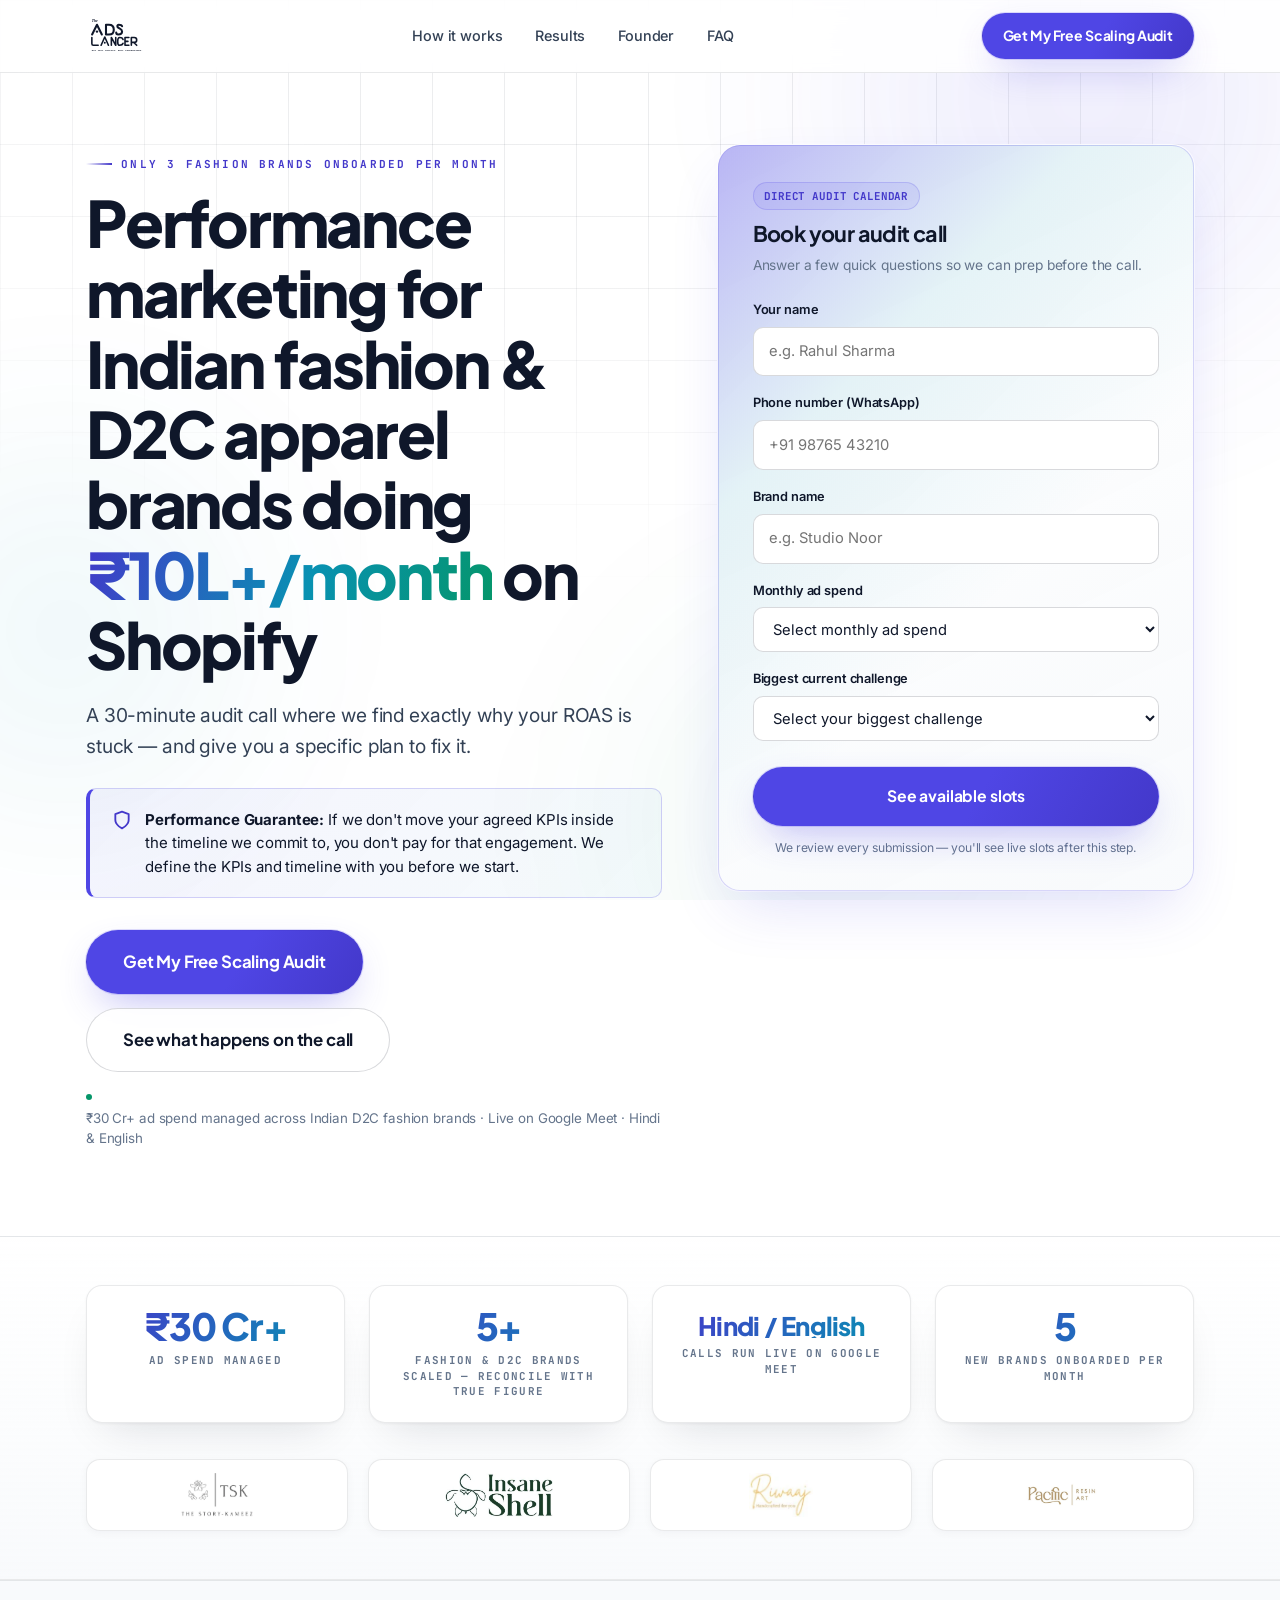
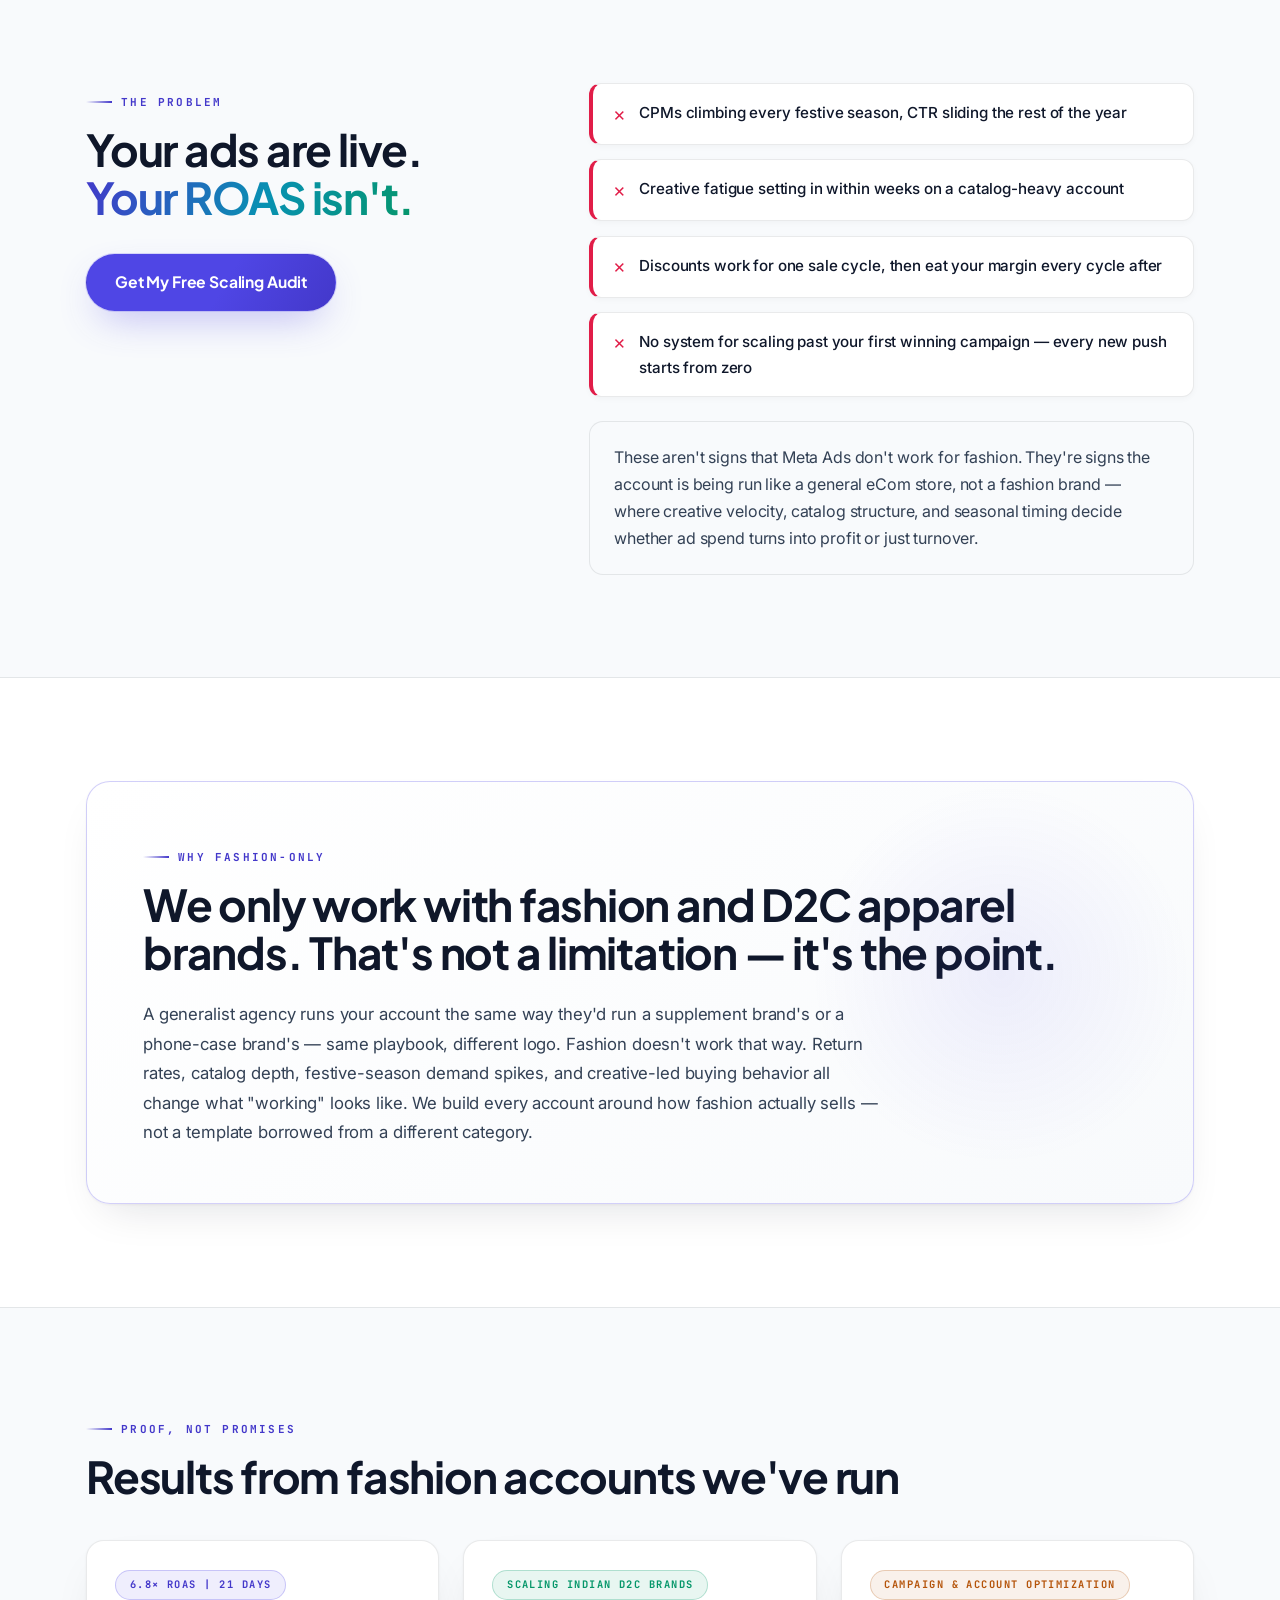
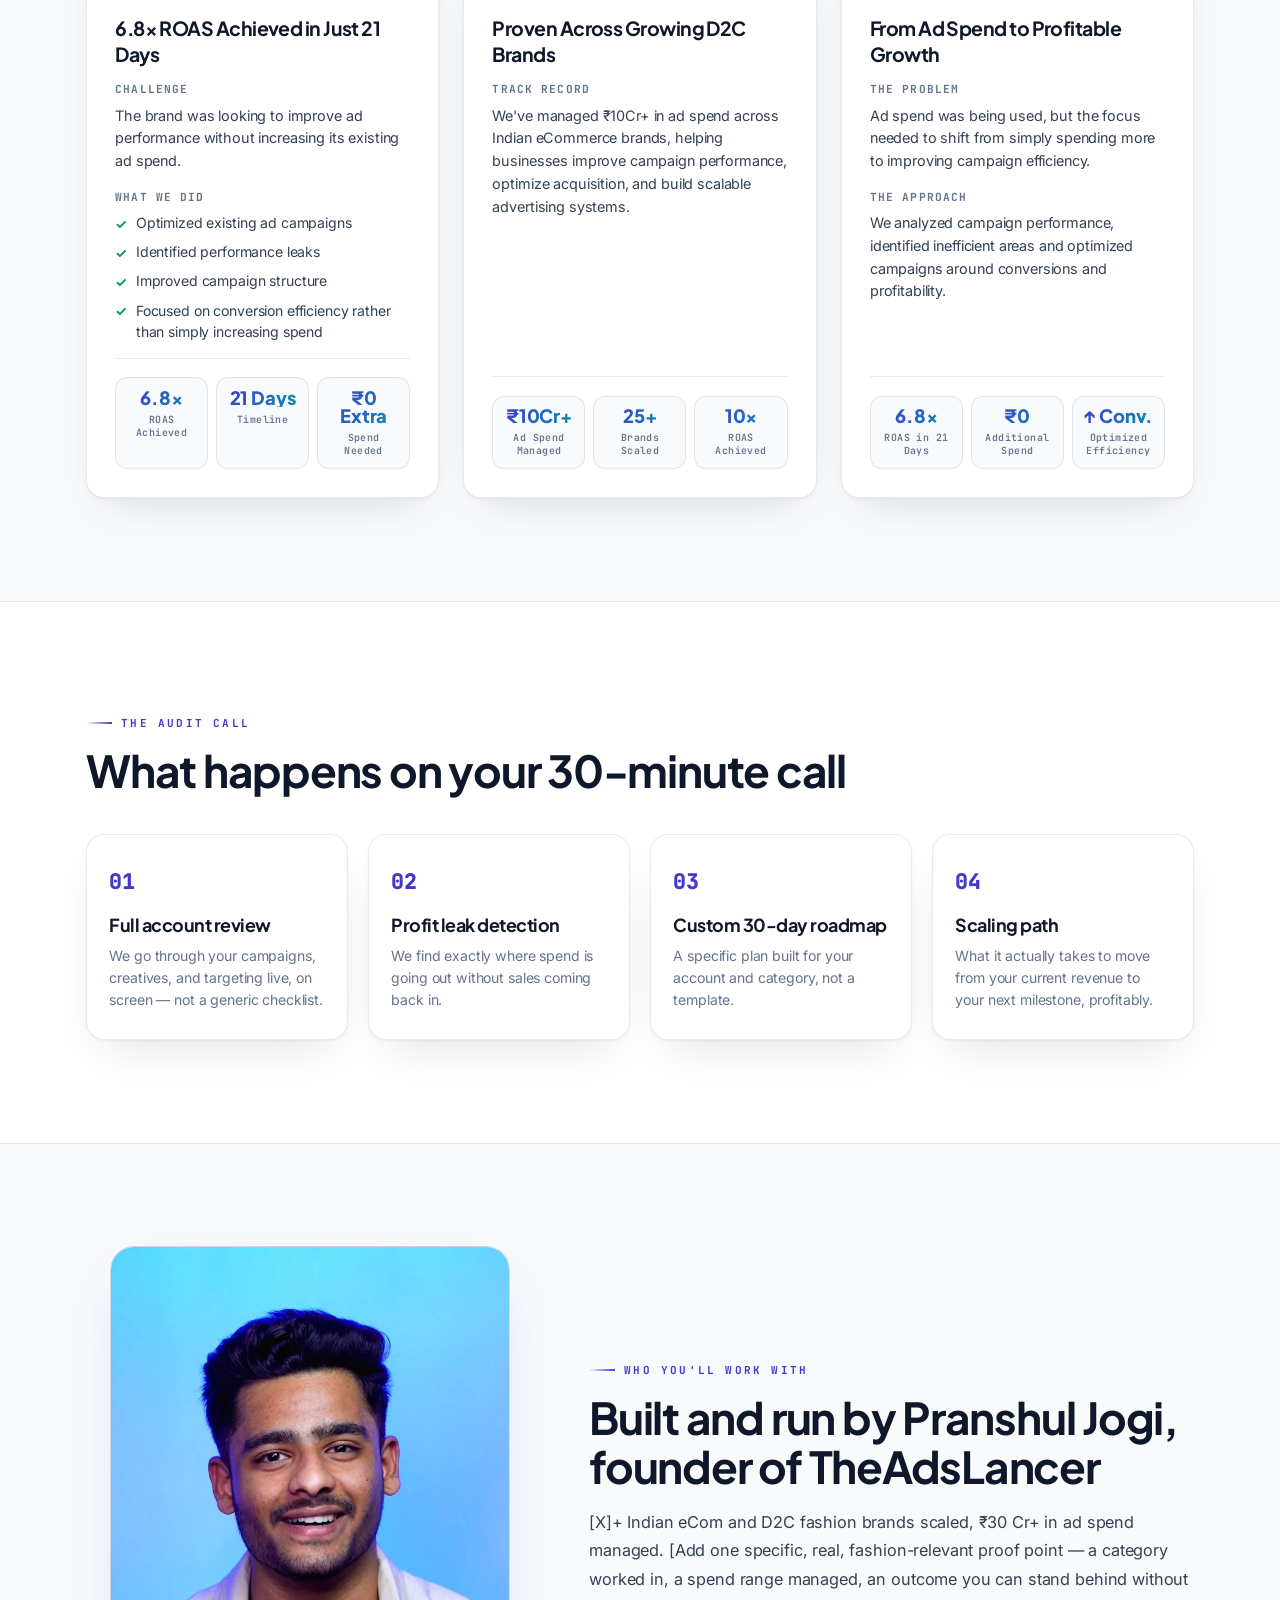
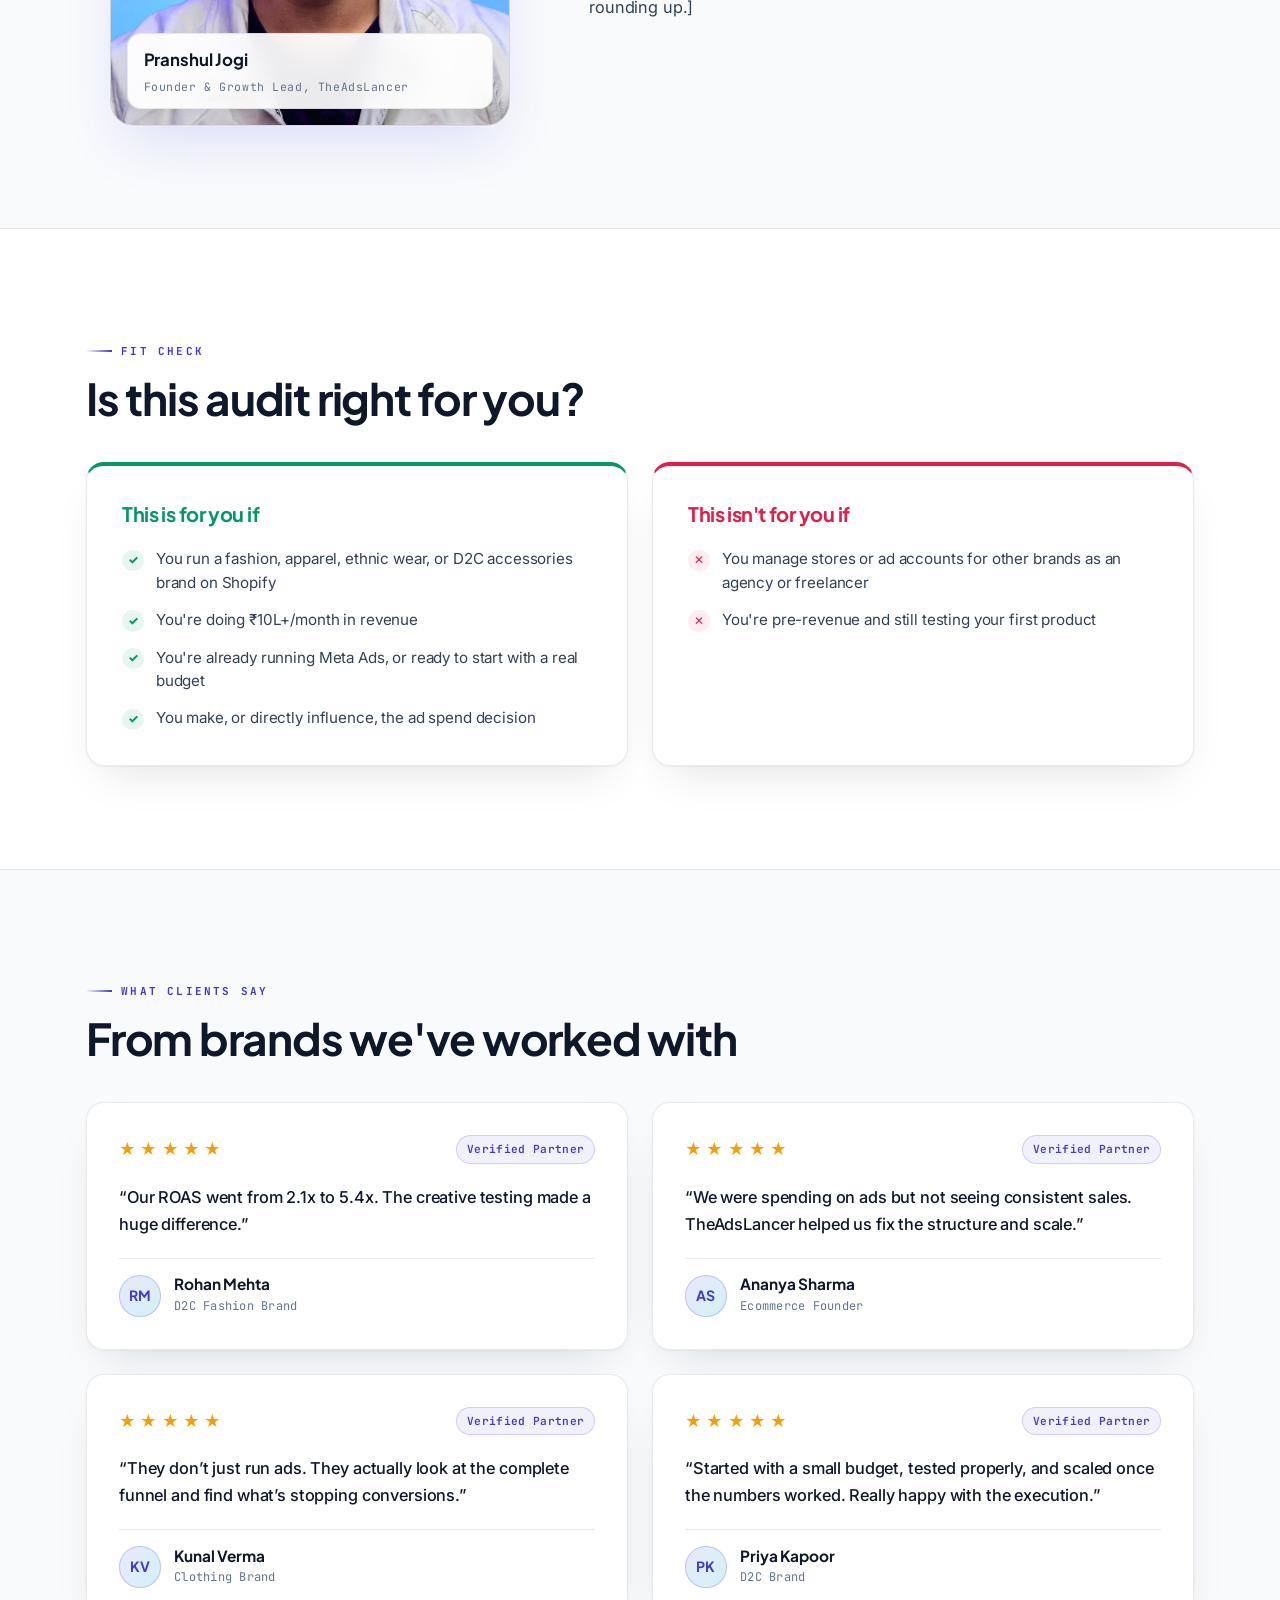
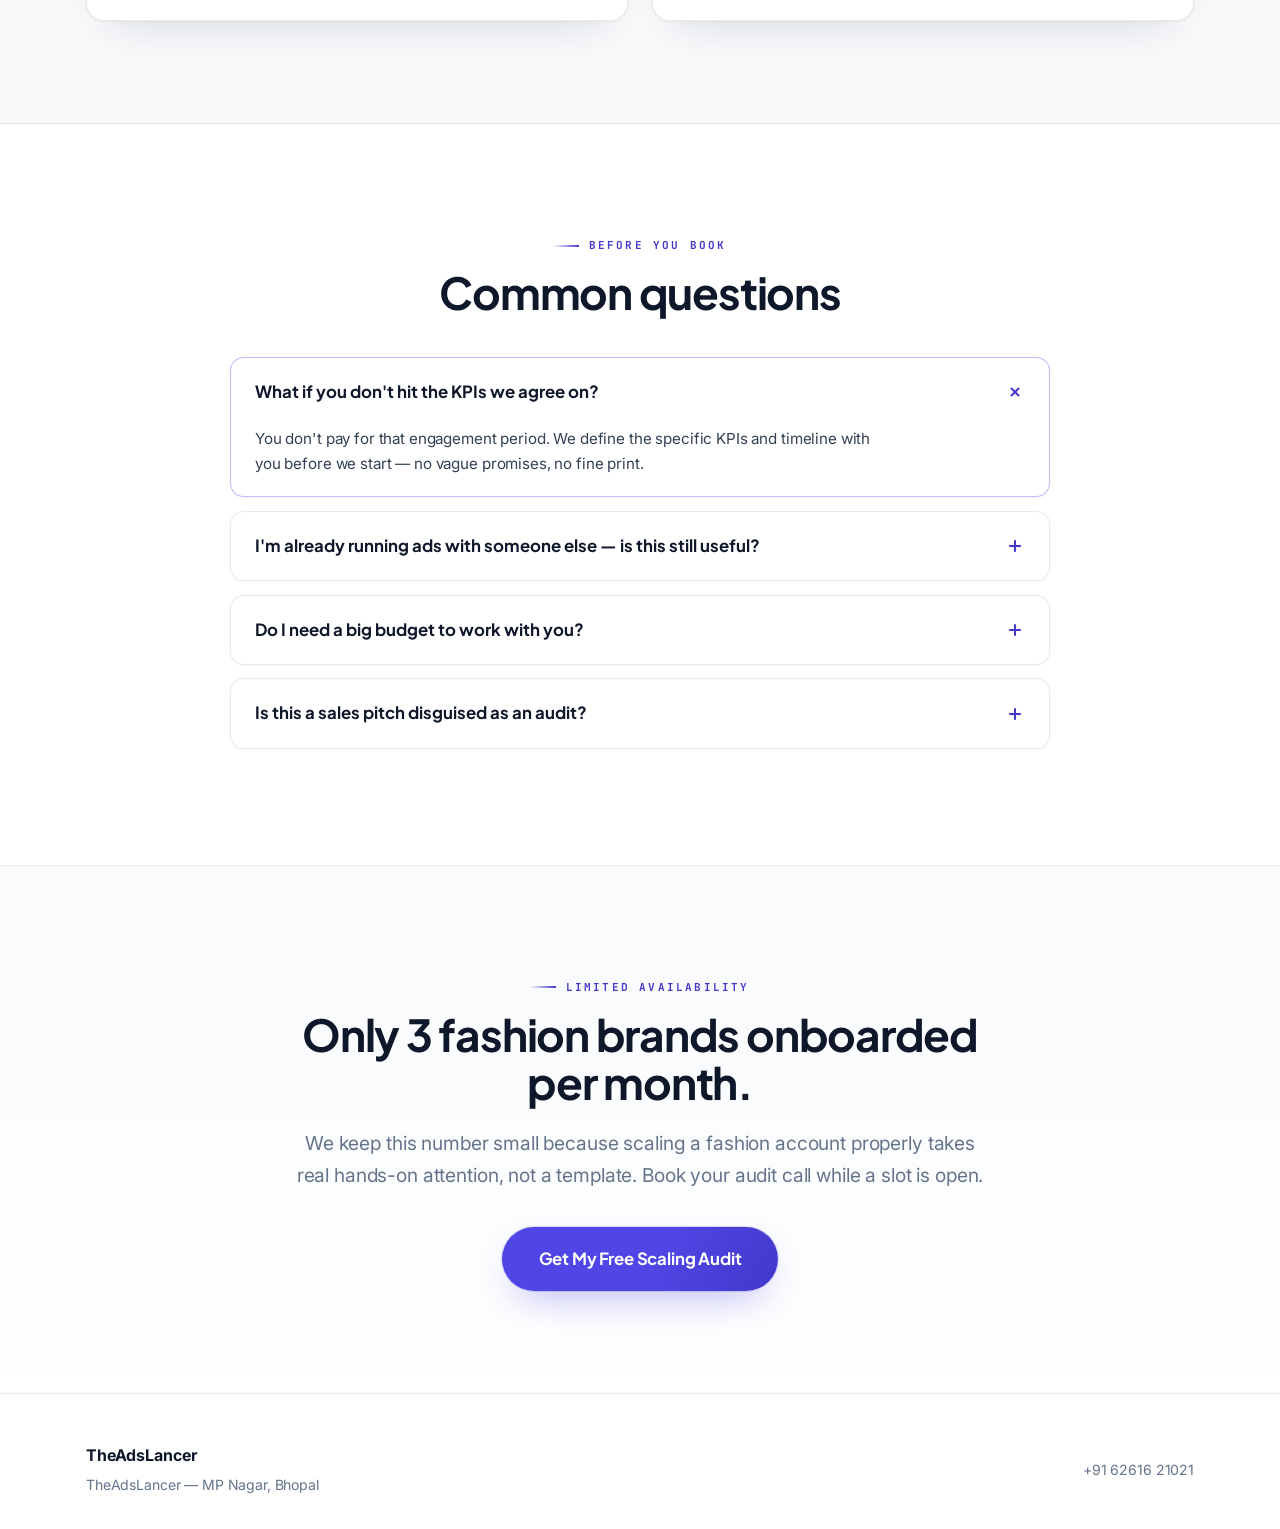
<file: index.html>
<!DOCTYPE html>
<html lang="en">
<head>
  <meta charset="UTF-8">
  <meta name="viewport" content="width=device-width, initial-scale=1.0">
  <title>TheAdsLancer — Performance Marketing for Fashion &amp; D2C Apparel Brands</title>
  <meta name="description" content="Performance marketing for Indian fashion &amp; D2C apparel brands doing ₹10L+/month on Shopify. Get your free 30-minute scaling audit.">
  
  <!-- Favicon -->
  <link rel="icon" type="image/svg+xml" href="favicon.svg">
  
  <!-- Google Fonts: Plus Jakarta Sans, Inter & JetBrains Mono -->
  <link rel="preconnect" href="https://fonts.googleapis.com">
  <link rel="preconnect" href="https://fonts.gstatic.com" crossorigin>
  <link href="https://fonts.googleapis.com/css2?family=Inter:wght@400;500;600;700&family=JetBrains+Mono:wght@500;600;700&family=Plus+Jakarta+Sans:wght@500;600;700;800&display=swap" rel="stylesheet">

  <!-- External Stylesheet -->
  <link rel="stylesheet" href="style.css">

  <!-- Meta Pixel Code -->
  <script>
  !function(f,b,e,v,n,t,s)
  {if(f.fbq)return;n=f.fbq=function(){n.callMethod?
  n.callMethod.apply(n,arguments):n.queue.push(arguments)};
  if(!f._fbq)f._fbq=n;n.push=n;n.loaded=!0;n.version='2.0';
  n.queue=[];t=b.createElement(e);t.async=!0;
  t.src=v;s=b.getElementsByTagName(e)[0];
  s.parentNode.insertBefore(t,s)}(window, document,'script',
  'https://connect.facebook.net/en_US/fbevents.js');
  fbq('init', '749538954568409');
  fbq('track', 'PageView');
  </script>
  <noscript><img height="1" width="1" style="display:none"
  src="https://www.facebook.com/tr?id=749538954568409&ev=PageView&noscript=1"
  /></noscript>
  <!-- End Meta Pixel Code -->
</head>
<body>

<!-- Ambient Orbs & Grid Background -->
<div class="aurora" aria-hidden="true"><span></span><span></span><span></span></div>
<div class="grid-bg" aria-hidden="true"></div>

<!-- ================= SITE HEADER ================= -->
<header class="site-header">
  <div class="container nav-flex">
    <a href="#top" class="brand-logo" aria-label="TheAdsLancer Home">
      <img src="logo.svg" alt="TheAdsLancer" class="brand-logo-img">
    </a>
    
    <nav class="nav-links" aria-label="Primary">
      <a href="#process" class="nav-link">How it works</a>
      <a href="#proof" class="nav-link">Results</a>
      <a href="#founder" class="nav-link">Founder</a>
      <a href="#faq" class="nav-link">FAQ</a>
    </nav>
    
    <div style="display:flex;align-items:center;gap:0.75rem;">
      <a href="#book" class="btn btn-accent btn-md nav-cta">Get My Free Scaling Audit</a>
      <button type="button" id="mobile-toggle" class="mobile-toggle" aria-label="Open navigation menu" aria-expanded="false" aria-controls="mobile-drawer">
        <svg width="20" height="20" viewBox="0 0 24 24" fill="none" stroke="currentColor" stroke-width="2.2" stroke-linecap="round"><line x1="4" x2="20" y1="6" y2="6"/><line x1="4" x2="20" y1="12" y2="12"/><line x1="4" x2="20" y1="18" y2="18"/></svg>
      </button>
    </div>
  </div>

  <!-- Mobile Drawer -->
  <div id="mobile-drawer" class="mobile-drawer">
    <div class="container">
      <ul class="mobile-nav-list">
        <li><a href="#process" class="nav-link mobile-link">How it works</a></li>
        <li><a href="#proof" class="nav-link mobile-link">Results</a></li>
        <li><a href="#founder" class="nav-link mobile-link">Founder</a></li>
        <li><a href="#faq" class="nav-link mobile-link">FAQ</a></li>
        <li style="margin-top:0.5rem;">
          <a href="#book" class="btn btn-accent btn-md mobile-link" style="width:100%;">Get My Free Scaling Audit</a>
        </li>
      </ul>
    </div>
  </div>
</header>

<main id="top">

  <!-- ================= HERO ================= -->
  <section class="hero">
    <div class="container hero-grid">
      <div class="reveal">
        <span class="eyebrow">Only 3 fashion brands onboarded per month</span>
        <h1>Performance marketing for Indian fashion &amp; D2C apparel brands doing <span class="gradient-text">₹10L+/month</span> on Shopify</h1>
        <p class="lede">A 30-minute audit call where we find exactly why your ROAS is stuck — and give you a specific plan to fix it.</p>

        <div class="guarantee-box">
          <svg class="guarantee-icon" width="20" height="20" viewBox="0 0 24 24" fill="none" stroke="currentColor" stroke-width="2.2" stroke-linecap="round" stroke-linejoin="round"><path d="M12 22s8-4 8-10V5l-8-3-8 3v7c0 6 8 10 8 10z"/></svg>
          <div>
            <strong>Performance Guarantee:</strong> If we don't move your agreed KPIs inside the timeline we commit to, you don't pay for that engagement. We define the KPIs and timeline with you before we start.
          </div>
        </div>

        <div class="hero-actions">
          <a href="#book" class="btn btn-accent btn-xl">Get My Free Scaling Audit</a>
          <a href="#process" class="btn btn-ghost btn-xl">See what happens on the call</a>
        </div>

        <div class="micro-trust">
          <span class="micro-trust-dot"></span>
          <span>₹30 Cr+ ad spend managed across Indian D2C fashion brands · Live on Google Meet · Hindi &amp; English</span>
        </div>
      </div>

      <!-- Integrated Hero Booking Card -->
      <!-- Integrated Hero Booking Card -->
      <div class="booking-card reveal" id="book">
        <span class="booking-card-badge">DIRECT AUDIT CALENDAR</span>
        <h3>Book your audit call</h3>
        <p class="sub">Answer a few quick questions so we can prep before the call.</p>

        <form id="audit-form" action="thankyou.html" method="GET">
          <div class="form-group">
            <label for="user-name">Your name</label>
            <input type="text" id="user-name" name="name" placeholder="e.g. Rahul Sharma" required>
          </div>

          <div class="form-group">
            <label for="user-phone">Phone number (WhatsApp)</label>
            <input type="tel" id="user-phone" name="phone" placeholder="+91 98765 43210" required>
          </div>

          <div class="form-group">
            <label for="brand-name">Brand name</label>
            <input type="text" id="brand-name" name="brand" placeholder="e.g. Studio Noor" required>
          </div>

          <div class="form-group">
            <label for="monthly-spend">Monthly ad spend</label>
            <select id="monthly-spend" name="spend" required>
              <option value="" disabled selected>Select monthly ad spend</option>
              <option value="Under ₹3L/month">Under ₹3L/month</option>
              <option value="₹3L – ₹10L/month">₹3L – ₹10L/month</option>
              <option value="₹10L – ₹15L/month">₹10L – ₹15L/month</option>
              <option value="₹20L+/month">₹20L+/month</option>
            </select>
          </div>

          <div class="form-group">
            <label for="current-challenge">Biggest current challenge</label>
            <select id="current-challenge" name="challenge" required>
              <option value="" disabled selected>Select your biggest challenge</option>
              <option value="Low ROAS / high CPM">Low ROAS / high CPM</option>
              <option value="Can't scale past first winning campaign">Can't scale past first winning campaign</option>
              <option value="Creative fatigue on ads">Creative fatigue on ads</option>
              <option value="Never run ads before">Never run ads before</option>
              <option value="High return rate eating into margins">High return rate eating into margins</option>
              <option value="Other">Other</option>
            </select>
          </div>

          <button type="submit" class="btn btn-accent btn-lg" id="submit-btn">See available slots</button>
          <p class="form-note">We review every submission — you'll see live slots after this step.</p>
        </form>
      </div>
    </div>
  </section>

  <!-- ================= TRUST BAR ================= -->
  <section class="trustbar">
    <div class="container">
      <div class="trust-grid reveal">
        <div class="stat-card">
          <div class="stat-num">₹30 Cr+</div>
          <div class="stat-label">Ad spend managed</div>
        </div>
        <div class="stat-card">
          <div class="stat-num">5+</div>
          <div class="stat-label">Fashion &amp; D2C brands scaled — reconcile with true figure</div>
        </div>
        <div class="stat-card">
          <div class="stat-num" style="font-size:1.6rem;padding-top:0.35rem;">Hindi / English</div>
          <div class="stat-label">Calls run live on Google Meet</div>
        </div>
        <div class="stat-card">
          <div class="stat-num">5</div>
          <div class="stat-label">New brands onboarded per month</div>
        </div>
      </div>

      <div class="logo-row reveal">
        <div class="client-badge">
          <img src="logos/client-logo-1.webp" alt="Client Partner Brand Logo 1" class="client-logo-img" loading="lazy">
        </div>
        <div class="client-badge">
          <img src="logos/client-logo-2.webp" alt="Client Partner Brand Logo 2" class="client-logo-img" loading="lazy">
        </div>
        <div class="client-badge">
          <img src="logos/client-logo-3.webp" alt="Client Partner Brand Logo 3" class="client-logo-img" loading="lazy">
        </div>
        <div class="client-badge">
          <img src="logos/client-logo-4.webp" alt="Client Partner Brand Logo 4" class="client-logo-img" loading="lazy">
        </div>
      </div>
    </div>
  </section>

  <!-- ================= PROBLEM SECTION ================= -->
  <section class="section-tint" id="problem">
    <div class="container">
      <div class="problem-grid">
        <div class="reveal">
          <span class="eyebrow">The problem</span>
          <h2>Your ads are live.<br><span class="gradient-text">Your ROAS isn't.</span></h2>
          
          <div style="margin-top:2rem;">
            <a href="#book" class="btn btn-accent btn-lg">Get My Free Scaling Audit</a>
          </div>
        </div>

        <div class="reveal">
          <div class="pain-cards">
            <div class="pain-item">
              <span class="pain-icon">✕</span>
              <span class="pain-text">CPMs climbing every festive season, CTR sliding the rest of the year</span>
            </div>
            <div class="pain-item">
              <span class="pain-icon">✕</span>
              <span class="pain-text">Creative fatigue setting in within weeks on a catalog-heavy account</span>
            </div>
            <div class="pain-item">
              <span class="pain-icon">✕</span>
              <span class="pain-text">Discounts work for one sale cycle, then eat your margin every cycle after</span>
            </div>
            <div class="pain-item">
              <span class="pain-icon">✕</span>
              <span class="pain-text">No system for scaling past your first winning campaign — every new push starts from zero</span>
            </div>
          </div>

          <div class="problem-body">
            These aren't signs that Meta Ads don't work for fashion. They're signs the account is being run like a general eCom store, not a fashion brand — where creative velocity, catalog structure, and seasonal timing decide whether ad spend turns into profit or just turnover.
          </div>
        </div>
      </div>
    </div>
  </section>

  <!-- ================= POSITIONING ("Fashion-Only") ================= -->
  <section>
    <div class="container">
      <div class="positioning-card reveal">
        <span class="eyebrow">Why fashion-only</span>
        <h2>We only work with fashion and D2C apparel brands. That's not a limitation — it's the point.</h2>
        <p class="positioning-body">
          A generalist agency runs your account the same way they'd run a supplement brand's or a phone-case brand's — same playbook, different logo. Fashion doesn't work that way. Return rates, catalog depth, festive-season demand spikes, and creative-led buying behavior all change what "working" looks like. We build every account around how fashion actually sells — not a template borrowed from a different category.
        </p>
      </div>
    </div>
  </section>

  <!-- ================= PROOF / CASE STUDIES ================= -->
  <section class="section-tint" id="proof">
    <div class="container">
      <div class="reveal">
        <span class="eyebrow">Proof, not promises</span>
        <h2>Results from fashion accounts we've run</h2>
      </div>

      <div class="case-grid">
        <!-- Case Study 01 -->
        <div class="case-card reveal">
          <div class="case-card-header">
            <span class="pill tone-accent">6.8× ROAS | 21 Days</span>
          </div>
          <h3 class="case-title">6.8× ROAS Achieved in Just 21 Days</h3>
          
          <div class="case-block">
            <span class="case-block-label">Challenge</span>
            <p>The brand was looking to improve ad performance without increasing its existing ad spend.</p>
          </div>

          <div class="case-block">
            <span class="case-block-label">What We Did</span>
            <ul class="case-list">
              <li><span class="case-check">✓</span> Optimized existing ad campaigns</li>
              <li><span class="case-check">✓</span> Identified performance leaks</li>
              <li><span class="case-check">✓</span> Improved campaign structure</li>
              <li><span class="case-check">✓</span> Focused on conversion efficiency rather than simply increasing spend</li>
            </ul>
          </div>

          <div class="case-stats-strip">
            <div class="case-stat-box">
              <div class="case-stat-val">6.8×</div>
              <div class="case-stat-lbl">ROAS Achieved</div>
            </div>
            <div class="case-stat-box">
              <div class="case-stat-val">21 Days</div>
              <div class="case-stat-lbl">Timeline</div>
            </div>
            <div class="case-stat-box">
              <div class="case-stat-val">₹0 Extra</div>
              <div class="case-stat-lbl">Spend Needed</div>
            </div>
          </div>
        </div>

        <!-- Case Study 02 -->
        <div class="case-card reveal">
          <div class="case-card-header">
            <span class="pill tone-good">Scaling Indian D2C Brands</span>
          </div>
          <h3 class="case-title">Proven Across Growing D2C Brands</h3>
          
          <div class="case-block">
            <span class="case-block-label">Track Record</span>
            <p>We've managed ₹10Cr+ in ad spend across Indian eCommerce brands, helping businesses improve campaign performance, optimize acquisition, and build scalable advertising systems.</p>
          </div>

          <div class="case-stats-strip" style="margin-top:auto;">
            <div class="case-stat-box">
              <div class="case-stat-val">₹10Cr+</div>
              <div class="case-stat-lbl">Ad Spend Managed</div>
            </div>
            <div class="case-stat-box">
              <div class="case-stat-val">25+</div>
              <div class="case-stat-lbl">Brands Scaled</div>
            </div>
            <div class="case-stat-box">
              <div class="case-stat-val">10×</div>
              <div class="case-stat-lbl">ROAS Achieved</div>
            </div>
          </div>
        </div>

        <!-- Case Study 03 -->
        <div class="case-card reveal">
          <div class="case-card-header">
            <span class="pill tone-warn">Campaign &amp; Account Optimization</span>
          </div>
          <h3 class="case-title">From Ad Spend to Profitable Growth</h3>
          
          <div class="case-block">
            <span class="case-block-label">The Problem</span>
            <p>Ad spend was being used, but the focus needed to shift from simply spending more to improving campaign efficiency.</p>
          </div>

          <div class="case-block">
            <span class="case-block-label">The Approach</span>
            <p>We analyzed campaign performance, identified inefficient areas and optimized campaigns around conversions and profitability.</p>
          </div>

          <div class="case-stats-strip">
            <div class="case-stat-box">
              <div class="case-stat-val">6.8×</div>
              <div class="case-stat-lbl">ROAS in 21 Days</div>
            </div>
            <div class="case-stat-box">
              <div class="case-stat-val">₹0</div>
              <div class="case-stat-lbl">Additional Spend</div>
            </div>
            <div class="case-stat-box">
              <div class="case-stat-val">↑ Conv.</div>
              <div class="case-stat-lbl">Optimized Efficiency</div>
            </div>
          </div>
        </div>
      </div>
    </div>
  </section>

  <!-- ================= PROCESS ================= -->
  <section id="process">
    <div class="container">
      <div class="reveal">
        <span class="eyebrow">The audit call</span>
        <h2>What happens on your 30-minute call</h2>
      </div>

      <div class="process-timeline">
        <div class="process-step reveal">
          <div class="process-num">01</div>
          <h3>Full account review</h3>
          <p>We go through your campaigns, creatives, and targeting live, on screen — not a generic checklist.</p>
        </div>

        <div class="process-step reveal">
          <div class="process-num">02</div>
          <h3>Profit leak detection</h3>
          <p>We find exactly where spend is going out without sales coming back in.</p>
        </div>

        <div class="process-step reveal">
          <div class="process-num">03</div>
          <h3>Custom 30-day roadmap</h3>
          <p>A specific plan built for your account and category, not a template.</p>
        </div>

        <div class="process-step reveal">
          <div class="process-num">04</div>
          <h3>Scaling path</h3>
          <p>What it actually takes to move from your current revenue to your next milestone, profitably.</p>
        </div>
      </div>
    </div>
  </section>

  <!-- ================= FOUNDER ================= -->
  <section class="section-tint" id="founder">
    <div class="container">
      <div class="founder-grid">
        <div class="founder-photo-slot reveal">
          <img class="founder-photo-img" src="founder.webp" alt="Pranshul Jogi — Founder &amp; Growth Lead at TheAdsLancer" loading="lazy">
          <div class="founder-badge-overlay">
            <div class="founder-badge-name">Pranshul Jogi</div>
            <div class="founder-badge-title">Founder &amp; Growth Lead, TheAdsLancer</div>
          </div>
        </div>

        <div class="founder-body reveal">
          <span class="eyebrow">Who you'll work with</span>
          <h2>Built and run by Pranshul Jogi, founder of TheAdsLancer</h2>
          <p>[X]+ Indian eCom and D2C fashion brands scaled, ₹30 Cr+ in ad spend managed. [Add one specific, real, fashion-relevant proof point — a category worked in, a spend range managed, an outcome you can stand behind without rounding up.]</p>
        </div>
      </div>
    </div>
  </section>

  <!-- ================= FIT CHECK ================= -->
  <section>
    <div class="container">
      <div class="reveal">
        <span class="eyebrow">Fit check</span>
        <h2>Is this audit right for you?</h2>
      </div>

      <div class="fit-grid">
        <!-- For you -->
        <div class="fit-card fit-yes reveal">
          <div class="fit-header">
            <h3>This is for you if</h3>
          </div>
          <ul class="fit-list">
            <li>
              <span class="fit-icon-yes">✓</span>
              <span>You run a fashion, apparel, ethnic wear, or D2C accessories brand on Shopify</span>
            </li>
            <li>
              <span class="fit-icon-yes">✓</span>
              <span>You're doing ₹10L+/month in revenue</span>
            </li>
            <li>
              <span class="fit-icon-yes">✓</span>
              <span>You're already running Meta Ads, or ready to start with a real budget</span>
            </li>
            <li>
              <span class="fit-icon-yes">✓</span>
              <span>You make, or directly influence, the ad spend decision</span>
            </li>
          </ul>
        </div>

        <!-- Not for you -->
        <div class="fit-card fit-no reveal">
          <div class="fit-header">
            <h3>This isn't for you if</h3>
          </div>
          <ul class="fit-list">
            <li>
              <span class="fit-icon-no">✕</span>
              <span>You manage stores or ad accounts for other brands as an agency or freelancer</span>
            </li>
            <li>
              <span class="fit-icon-no">✕</span>
              <span>You're pre-revenue and still testing your first product</span>
            </li>
          </ul>
        </div>
      </div>
    </div>
  </section>

  <!-- ================= TESTIMONIALS ================= -->
  <section class="section-tint" id="testimonials">
    <div class="container">
      <div class="reveal">
        <span class="eyebrow">What clients say</span>
        <h2>From brands we've worked with</h2>
      </div>

      <div class="testi-grid">
        <!-- Testimonial 1 -->
        <div class="testi-card reveal">
          <div class="testi-card-top">
            <div class="testi-stars" aria-label="5 out of 5 stars">
              <span>★</span><span>★</span><span>★</span><span>★</span><span>★</span>
            </div>
            <div class="testi-badge">Verified Partner</div>
          </div>
          <p class="testi-text">“Our ROAS went from 2.1x to 5.4x. The creative testing made a huge difference.”</p>
          <div class="testi-author">
            <div class="testi-avatar">RM</div>
            <div class="testi-author-info">
              <div class="testi-author-name">Rohan Mehta</div>
              <div class="testi-author-role">D2C Fashion Brand</div>
            </div>
          </div>
        </div>

        <!-- Testimonial 2 -->
        <div class="testi-card reveal">
          <div class="testi-card-top">
            <div class="testi-stars" aria-label="5 out of 5 stars">
              <span>★</span><span>★</span><span>★</span><span>★</span><span>★</span>
            </div>
            <div class="testi-badge">Verified Partner</div>
          </div>
          <p class="testi-text">“We were spending on ads but not seeing consistent sales. TheAdsLancer helped us fix the structure and scale.”</p>
          <div class="testi-author">
            <div class="testi-avatar">AS</div>
            <div class="testi-author-info">
              <div class="testi-author-name">Ananya Sharma</div>
              <div class="testi-author-role">Ecommerce Founder</div>
            </div>
          </div>
        </div>

        <!-- Testimonial 3 -->
        <div class="testi-card reveal">
          <div class="testi-card-top">
            <div class="testi-stars" aria-label="5 out of 5 stars">
              <span>★</span><span>★</span><span>★</span><span>★</span><span>★</span>
            </div>
            <div class="testi-badge">Verified Partner</div>
          </div>
          <p class="testi-text">“They don’t just run ads. They actually look at the complete funnel and find what’s stopping conversions.”</p>
          <div class="testi-author">
            <div class="testi-avatar">KV</div>
            <div class="testi-author-info">
              <div class="testi-author-name">Kunal Verma</div>
              <div class="testi-author-role">Clothing Brand</div>
            </div>
          </div>
        </div>

        <!-- Testimonial 4 -->
        <div class="testi-card reveal">
          <div class="testi-card-top">
            <div class="testi-stars" aria-label="5 out of 5 stars">
              <span>★</span><span>★</span><span>★</span><span>★</span><span>★</span>
            </div>
            <div class="testi-badge">Verified Partner</div>
          </div>
          <p class="testi-text">“Started with a small budget, tested properly, and scaled once the numbers worked. Really happy with the execution.”</p>
          <div class="testi-author">
            <div class="testi-avatar">PK</div>
            <div class="testi-author-info">
              <div class="testi-author-name">Priya Kapoor</div>
              <div class="testi-author-role">D2C Brand</div>
            </div>
          </div>
        </div>
      </div>
    </div>
  </section>

  <!-- ================= FAQ ================= -->
  <section id="faq">
    <div class="container">
      <div class="reveal" style="text-align:center;max-width:620px;margin-inline:auto;">
        <span class="eyebrow" style="margin-inline:auto;">Before you book</span>
        <h2>Common questions</h2>
      </div>

      <div class="faq-wrap reveal">
        <!-- Item 1 -->
        <div class="faq-item open">
          <button type="button" class="faq-q" aria-expanded="true">
            What if you don't hit the KPIs we agree on?
            <svg class="chev" viewBox="0 0 24 24" fill="none" stroke="currentColor" stroke-width="2.5"><line x1="12" y1="5" x2="12" y2="19"/><line x1="5" y1="12" x2="19" y2="12"/></svg>
          </button>
          <div class="faq-a">
            <p>You don't pay for that engagement period. We define the specific KPIs and timeline with you before we start — no vague promises, no fine print.</p>
          </div>
        </div>

        <!-- Item 2 -->
        <div class="faq-item">
          <button type="button" class="faq-q" aria-expanded="false">
            I'm already running ads with someone else — is this still useful?
            <svg class="chev" viewBox="0 0 24 24" fill="none" stroke="currentColor" stroke-width="2.5"><line x1="12" y1="5" x2="12" y2="19"/><line x1="5" y1="12" x2="19" y2="12"/></svg>
          </button>
          <div class="faq-a">
            <p>Yes. Most of our audit calls are with brands already spending on Meta Ads. We're looking for exactly what's leaking spend in your current setup.</p>
          </div>
        </div>

        <!-- Item 3 -->
        <div class="faq-item">
          <button type="button" class="faq-q" aria-expanded="false">
            Do I need a big budget to work with you?
            <svg class="chev" viewBox="0 0 24 24" fill="none" stroke="currentColor" stroke-width="2.5"><line x1="12" y1="5" x2="12" y2="19"/><line x1="5" y1="12" x2="19" y2="12"/></svg>
          </button>
          <div class="faq-a">
            <p>No minimum ad spend to book the call. We'll tell you honestly on the call if your current spend level is ready to scale or needs to grow first.</p>
          </div>
        </div>

        <!-- Item 4 -->
        <div class="faq-item">
          <button type="button" class="faq-q" aria-expanded="false">
            Is this a sales pitch disguised as an audit?
            <svg class="chev" viewBox="0 0 24 24" fill="none" stroke="currentColor" stroke-width="2.5"><line x1="12" y1="5" x2="12" y2="19"/><line x1="5" y1="12" x2="19" y2="12"/></svg>
          </button>
          <div class="faq-a">
            <p>No deck, no pitch. You'll leave with a specific 30-day plan whether or not we ever work together.</p>
          </div>
        </div>
      </div>
    </div>
  </section>

  <!-- ================= FINAL CTA ================= -->
  <section class="final-cta">
    <div class="container reveal">
      <span class="eyebrow" style="margin-inline:auto;">Limited Availability</span>
      <h2>Only 3 fashion brands onboarded per month.</h2>
      <p class="body">We keep this number small because scaling a fashion account properly takes real hands-on attention, not a template. Book your audit call while a slot is open.</p>
      
      <div style="margin-top:2.25rem;">
        <a href="#book" class="btn btn-accent btn-xl">Get My Free Scaling Audit</a>
      </div>
    </div>
  </section>

</main>

<!-- ================= FOOTER ================= -->
<footer>
  <div class="container footer-row">
    <div>
      <div style="font-weight:700;color:var(--ink);font-size:1rem;margin-bottom:0.25rem;">TheAdsLancer</div>
      <span>TheAdsLancer — MP Nagar, Bhopal</span>
    </div>
    <div>
      <span>+91 62616 21021</span>
    </div>
  </div>
</footer>

<!-- Sticky Mobile CTA -->
<div class="sticky-cta">
  <a href="#book" class="btn btn-accent btn-md">Get My Free Scaling Audit</a>
</div>

<!-- External JavaScript -->
<script src="script.js" defer></script>

</body>
</html>
</file>
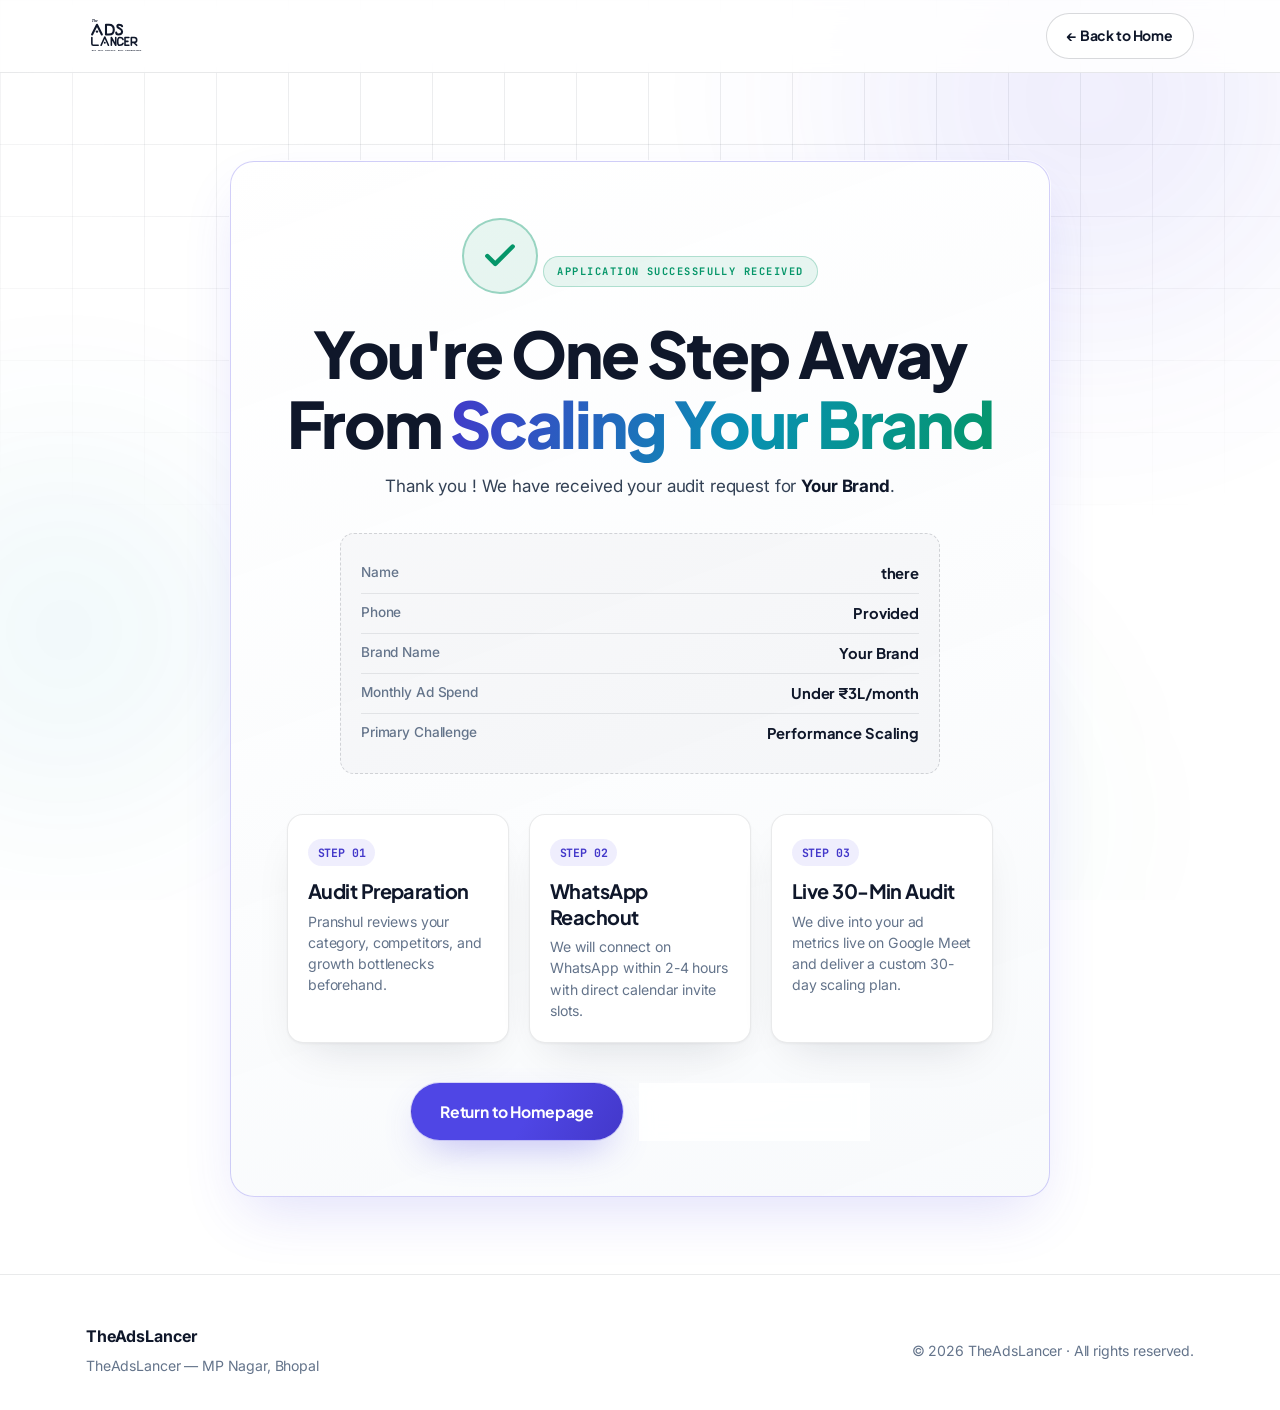
<file: thankyou.html>
<!DOCTYPE html>
<html lang="en">
<head>
  <meta charset="UTF-8">
  <meta name="viewport" content="width=device-width, initial-scale=1.0">
  <title>Application Received — TheAdsLancer</title>
  <meta name="description" content="Thank you for applying for your free 30-minute Scaling Audit call with TheAdsLancer.">
  
  <!-- Favicon -->
  <link rel="icon" type="image/svg+xml" href="favicon.svg">
  
  <!-- Google Fonts: Plus Jakarta Sans, Inter & JetBrains Mono -->
  <link rel="preconnect" href="https://fonts.googleapis.com">
  <link rel="preconnect" href="https://fonts.gstatic.com" crossorigin>
  <link href="https://fonts.googleapis.com/css2?family=Inter:wght@400;500;600;700&family=JetBrains+Mono:wght@500;600;700&family=Plus+Jakarta+Sans:wght@500;600;700;800&display=swap" rel="stylesheet">

  <link rel="stylesheet" href="style.css">
  <style>
    .thankyou-page {
      min-height: 100vh;
      display: flex;
      flex-direction: column;
      justify-content: space-between;
    }
    .thankyou-hero {
      padding-top: clamp(3rem, 7vw, 5.5rem);
      padding-bottom: clamp(3rem, 6vw, 5rem);
    }
    .thankyou-card {
      background: linear-gradient(160deg, rgba(255,255,255,0.98), rgba(248,250,252,0.95));
      border: 1px solid rgba(79, 70, 229, 0.25);
      border-radius: 24px;
      padding: clamp(2rem, 5vw, 3.5rem);
      box-shadow: var(--shadow-lg);
      max-width: 820px;
      margin-inline: auto;
      text-align: center;
      position: relative;
    }
    .success-icon-wrap {
      width: 76px;
      height: 76px;
      border-radius: 50%;
      background: var(--good-soft);
      border: 2px solid rgba(5, 150, 105, 0.35);
      color: var(--good);
      display: inline-grid;
      place-items: center;
      margin-bottom: 1.5rem;
      animation: popIn 0.5s cubic-bezier(0.175, 0.885, 0.32, 1.275);
    }
    .success-icon-wrap svg {
      width: 38px;
      height: 38px;
    }
    @keyframes popIn {
      0% { transform: scale(0.5); opacity: 0; }
      100% { transform: scale(1); opacity: 1; }
    }
    .thankyou-steps {
      display: grid;
      grid-template-columns: repeat(3, 1fr);
      gap: 1.25rem;
      margin-top: 2.5rem;
      text-align: left;
    }
    @media (max-width: 768px) {
      .thankyou-steps { grid-template-columns: 1fr; }
    }
    .thankyou-step-card {
      background: #ffffff;
      border: 1px solid var(--line);
      border-radius: 16px;
      padding: 1.35rem 1.25rem;
      box-shadow: var(--shadow);
    }
    .step-badge {
      font-family: var(--font-mono);
      font-size: 0.72rem;
      font-weight: 700;
      color: var(--accent-bright);
      background: var(--accent-soft);
      padding: 0.25rem 0.6rem;
      border-radius: var(--radius-full);
      display: inline-block;
      margin-bottom: 0.75rem;
    }
    .submission-details {
      background: var(--surface);
      border: 1px dashed var(--line-strong);
      border-radius: 14px;
      padding: 1.25rem;
      margin-top: 2rem;
      display: inline-block;
      width: 100%;
      max-width: 600px;
      text-align: left;
      font-size: 0.92rem;
    }
    .detail-row {
      display: flex;
      justify-content: space-between;
      padding: 0.45rem 0;
      border-bottom: 1px solid var(--line);
    }
    .detail-row:last-child {
      border-bottom: none;
    }
    .detail-label {
      color: var(--muted);
      font-weight: 500;
      font-size: 0.85rem;
    }
    .detail-val {
      color: var(--ink);
      font-weight: 700;
      font-family: var(--font-display);
    }
  </style>
</head>
<body class="thankyou-page">

<!-- Ambient Orbs & Grid Background -->
<div class="aurora" aria-hidden="true"><span></span><span></span><span></span></div>
<div class="grid-bg" aria-hidden="true"></div>

<!-- Site Header -->
<header class="site-header">
  <div class="container nav-flex">
    <a href="index.html" class="brand-logo" aria-label="TheAdsLancer Home">
      <img src="logo.svg" alt="TheAdsLancer" class="brand-logo-img">
    </a>
    <div>
      <a href="index.html" class="btn btn-ghost btn-md">← Back to Home</a>
    </div>
  </div>
</header>

<main class="thankyou-hero">
  <div class="container">
    <div class="thankyou-card reveal active">
      <div class="success-icon-wrap">
        <svg viewBox="0 0 24 24" fill="none" stroke="currentColor" stroke-width="2.8" stroke-linecap="round" stroke-linejoin="round">
          <polyline points="20 6 9 17 4 12"></polyline>
        </svg>
      </div>

      <span class="pill tone-good" style="margin-bottom: 1rem;">Application Successfully Received</span>
      <h1>You're One Step Away From <span class="gradient-text">Scaling Your Brand</span></h1>
      <p class="lede" style="margin-inline:auto; max-width: 58ch; margin-top: 0.85rem;">
        Thank you <span id="display-name" style="font-weight:700; color:var(--ink);"></span>! We have received your audit request for <span id="display-brand" style="font-weight:700; color:var(--ink);">your brand</span>.
      </p>

      <!-- Dynamic Submission Preview -->
      <div class="submission-details" id="submission-preview">
        <div class="detail-row">
          <span class="detail-label">Name</span>
          <span class="detail-val" id="val-name">—</span>
        </div>
        <div class="detail-row">
          <span class="detail-label">Phone</span>
          <span class="detail-val" id="val-phone">—</span>
        </div>
        <div class="detail-row">
          <span class="detail-label">Brand Name</span>
          <span class="detail-val" id="val-brand">—</span>
        </div>
        <div class="detail-row">
          <span class="detail-label">Monthly Ad Spend</span>
          <span class="detail-val" id="val-spend">—</span>
        </div>
        <div class="detail-row">
          <span class="detail-label">Primary Challenge</span>
          <span class="detail-val" id="val-challenge">—</span>
        </div>
      </div>

      <!-- What happens next -->
      <div class="thankyou-steps">
        <div class="thankyou-step-card">
          <span class="step-badge">STEP 01</span>
          <h4 style="margin-bottom:0.4rem;">Audit Preparation</h4>
          <p style="font-size:0.88rem; color:var(--muted); line-height:1.5;">Pranshul reviews your category, competitors, and growth bottlenecks beforehand.</p>
        </div>
        <div class="thankyou-step-card">
          <span class="step-badge">STEP 02</span>
          <h4 style="margin-bottom:0.4rem;">WhatsApp Reachout</h4>
          <p style="font-size:0.88rem; color:var(--muted); line-height:1.5;">We will connect on WhatsApp within 2-4 hours with direct calendar invite slots.</p>
        </div>
        <div class="thankyou-step-card">
          <span class="step-badge">STEP 03</span>
          <h4 style="margin-bottom:0.4rem;">Live 30-Min Audit</h4>
          <p style="font-size:0.88rem; color:var(--muted); line-height:1.5;">We dive into your ad metrics live on Google Meet and deliver a custom 30-day scaling plan.</p>
        </div>
      </div>

      <div style="margin-top: 2.5rem; display: flex; flex-wrap: wrap; justify-content: center; gap: 1rem;">
        <a href="index.html" class="btn btn-accent btn-lg">Return to Homepage</a>
        <a href="https://wa.me/91XXXXXXXXXX" target="_blank" rel="noopener noreferrer" class="btn btn-ghost btn-lg">Message on WhatsApp</a>
      </div>
    </div>
  </div>
</main>

<!-- Footer -->
<footer>
  <div class="container footer-row">
    <div>
      <div style="font-weight:700;color:var(--ink);font-size:1rem;margin-bottom:0.25rem;">TheAdsLancer</div>
      <span>TheAdsLancer — MP Nagar, Bhopal</span>
    </div>
    <div>
      <span>© 2026 TheAdsLancer · All rights reserved.</span>
    </div>
  </div>
</footer>

<script>
  // Populate submission details from localStorage or URLSearchParams
  document.addEventListener('DOMContentLoaded', () => {
    const params = new URLSearchParams(window.location.search);
    const name = params.get('name') || localStorage.getItem('lead_name') || 'there';
    const phone = params.get('phone') || localStorage.getItem('lead_phone') || 'Provided';
    const brand = params.get('brand') || localStorage.getItem('lead_brand') || 'Your Brand';
    const spend = params.get('spend') || localStorage.getItem('lead_spend') || 'Under ₹3L/month';
    const challenge = params.get('challenge') || localStorage.getItem('lead_challenge') || 'Performance Scaling';

    const displayName = document.getElementById('display-name');
    const displayBrand = document.getElementById('display-brand');
    if (displayName) displayName.textContent = name !== 'there' ? name : '';
    if (displayBrand) displayBrand.textContent = brand;

    const valName = document.getElementById('val-name');
    const valPhone = document.getElementById('val-phone');
    const valBrand = document.getElementById('val-brand');
    const valSpend = document.getElementById('val-spend');
    const valChallenge = document.getElementById('val-challenge');

    if (valName) valName.textContent = name;
    if (valPhone) valPhone.textContent = phone;
    if (valBrand) valBrand.textContent = brand;
    if (valSpend) valSpend.textContent = spend;
    if (valChallenge) valChallenge.textContent = challenge;
  });
</script>

</body>
</html>
</file>
<file: style.css>
/* ── DESIGN TOKENS & SYSTEM ── */
:root {
  --font-display: 'Plus Jakarta Sans', ui-sans-serif, system-ui, -apple-system, sans-serif;
  --font-sans: 'Inter', ui-sans-serif, system-ui, -apple-system, sans-serif;
  --font-mono: 'JetBrains Mono', ui-monospace, monospace;

  --bg: #ffffff;
  --bg-2: #f8fafc;
  --surface: rgba(15, 23, 42, 0.025);
  --surface-2: rgba(15, 23, 42, 0.055);
  --line: rgba(15, 23, 42, 0.09);
  --line-strong: rgba(15, 23, 42, 0.16);

  --ink: #0f172a;
  --text: #334155;
  --muted: #64748b;

  --accent: #4f46e5;
  --accent-bright: #4338ca;
  --accent-soft: rgba(79, 70, 229, 0.09);
  --cyan: #0891b2;
  --good: #059669;
  --good-soft: rgba(5, 150, 105, 0.09);
  --warn: #b45309;
  --leak: #e11d48;
  --leak-soft: rgba(225, 29, 72, 0.08);

  --radius: 18px;
  --radius-sm: 10px;
  --radius-full: 9999px;
  --shadow: 0 1px 3px rgba(15, 23, 42, 0.05), 0 20px 45px -20px rgba(15, 23, 42, 0.15);
  --shadow-lg: 0 25px 60px -15px rgba(79, 70, 229, 0.18), 0 0 0 1px rgba(255, 255, 255, 0.9);
  --glow: 0 0 0 1px rgba(79, 70, 229, 0.18), 0 16px 40px -14px rgba(79, 70, 229, 0.45);
  --max: 1180px;

  /* fluid type scale */
  --fs-micro: 0.6875rem;
  --fs-caption: 0.8125rem;
  --fs-sm: 0.9375rem;
  --fs-body: clamp(1rem, 0.965rem + 0.18vw, 1.0625rem);
  --fs-lead: clamp(1.0625rem, 1rem + 0.35vw, 1.2rem);
  --fs-h4: clamp(1.1rem, 1rem + 0.3vw, 1.25rem);
  --fs-h3: clamp(1.25rem, 1.12rem + 0.5vw, 1.5rem);
  --fs-h2: clamp(1.85rem, 1.4rem + 2vw, 2.75rem);
  --fs-h1: clamp(2.35rem, 1.55rem + 3.8vw, 4rem);

  --lh-tight: 1.1;
  --lh-snug: 1.3;
  --lh-body: 1.68;

  /* spacing */
  --space-1: 0.5rem;
  --space-2: 0.75rem;
  --space-3: 1.125rem;
  --space-4: 1.75rem;
  --space-5: 2.5rem;
  --space-section: clamp(4.5rem, 8vw, 7.5rem);
  --measure: 64ch;
}

/* ── BASE RESETS ── */
*, *::before, *::after { box-sizing: border-box; margin: 0; padding: 0; }
html { scroll-behavior: smooth; -webkit-text-size-adjust: 100%; }
body {
  background: var(--bg);
  color: var(--text);
  font-family: var(--font-sans);
  font-size: var(--fs-body);
  line-height: var(--lh-body);
  letter-spacing: -0.008em;
  overflow-x: hidden;
  -webkit-font-smoothing: antialiased;
  -moz-osx-font-smoothing: grayscale;
}

h1, h2, h3, h4 {
  font-family: var(--font-display);
  color: var(--ink);
  line-height: var(--lh-tight);
  letter-spacing: -0.028em;
  font-weight: 700;
}
h1 { font-size: var(--fs-h1); letter-spacing: -0.035em; font-weight: 800; }
h2 { font-size: var(--fs-h2); }
h3 { font-size: var(--fs-h3); line-height: var(--lh-snug); }
h4 { font-size: var(--fs-h4); line-height: var(--lh-snug); }
p { max-width: var(--measure); }
a { color: inherit; text-decoration: none; }
button, input, select { font: inherit; color: inherit; }
img, svg { display: block; max-width: 100%; }

/* ── AMBIENT AURORA & GRID BACKGROUND ── */
.aurora {
  position: fixed; inset: 0; z-index: -2; pointer-events: none; overflow: hidden;
}
.aurora span {
  position: absolute; border-radius: 50%; filter: blur(95px); opacity: 0.7;
  animation: drift 20s ease-in-out infinite;
}
.aurora span:nth-child(1) {
  width: 48rem; height: 48rem; top: -18rem; right: -12rem;
  background: radial-gradient(circle, rgba(79,70,229,0.18), transparent 65%);
}
.aurora span:nth-child(2) {
  width: 36rem; height: 36rem; top: 38%; left: -14rem;
  background: radial-gradient(circle, rgba(8,145,178,0.13), transparent 65%);
  animation-delay: -6s;
}
.aurora span:nth-child(3) {
  width: 42rem; height: 42rem; bottom: -16rem; right: 8%;
  background: radial-gradient(circle, rgba(5,150,105,0.11), transparent 65%);
  animation-delay: -12s;
}
@keyframes drift {
  0%, 100% { transform: translate3d(0,0,0) scale(1); }
  50% { transform: translate3d(-3.5rem, 2.5rem, 0) scale(1.12); }
}
.grid-bg {
  position: fixed; inset: 0; z-index: -1; pointer-events: none;
  background-image: linear-gradient(var(--line) 1px, transparent 1px), linear-gradient(90deg, var(--line) 1px, transparent 1px);
  background-size: 72px 72px;
  mask-image: radial-gradient(120% 90% at 50% 0%, #000 25%, transparent 75%);
  -webkit-mask-image: radial-gradient(120% 90% at 50% 0%, #000 25%, transparent 75%);
  opacity: 0.85;
}

/* ── LAYOUT UTILITIES ── */
.container {
  width: 100%; max-width: var(--max); margin-inline: auto;
  padding-inline: clamp(1.25rem, 3.5vw, 2.25rem);
}
section { position: relative; padding-block: var(--space-section); }
.section-light { background: transparent; }
.section-tint { background: var(--bg-2); border-block: 1px solid var(--line); }

.eyebrow {
  display: inline-flex; align-items: center; gap: 0.6rem;
  font-family: var(--font-mono); font-size: var(--fs-micro); font-weight: 700;
  letter-spacing: 0.2em; text-transform: uppercase; color: var(--accent-bright);
  margin-bottom: 0.85rem;
}
.eyebrow::before {
  content: ''; width: 1.6rem; height: 2px;
  background: linear-gradient(90deg, transparent, var(--accent-bright));
}
.gradient-text {
  background: linear-gradient(110deg, var(--accent-bright), var(--cyan) 55%, var(--good));
  -webkit-background-clip: text; background-clip: text; color: transparent;
}

/* ── BUTTONS ── */
.btn {
  position: relative; display: inline-flex; align-items: center; justify-content: center; gap: 0.55rem;
  border: 1px solid transparent; border-radius: var(--radius-full); cursor: pointer;
  font-family: var(--font-display); font-weight: 700; letter-spacing: -0.01em;
  transition: transform 0.2s ease, box-shadow 0.3s ease, background 0.25s ease, border-color 0.25s ease;
  overflow: hidden; text-align: center;
}
.btn-md { padding: 0.65rem 1.25rem; font-size: 0.875rem; }
.btn-lg { padding: 0.9rem 1.75rem; font-size: 0.98rem; }
.btn-xl { padding: 1.05rem 2.25rem; font-size: 1.05rem; }
.btn-accent {
  background: linear-gradient(120deg, var(--accent), #4f46e5 55%, #4338ca);
  color: #ffffff; box-shadow: var(--glow);
}
.btn-accent::after {
  content: ''; position: absolute; inset: 0; transform: translateX(-120%);
  background: linear-gradient(100deg, transparent, rgba(255,255,255,0.35), transparent);
}
.btn-accent:hover::after { animation: sheen 0.9s ease; }
.btn-accent:hover { transform: translateY(-2px); box-shadow: 0 0 0 1px rgba(79,70,229,0.3), 0 20px 45px -12px rgba(79,70,229,0.55); }
.btn-ghost {
  background: rgba(255, 255, 255, 0.85); border-color: var(--line-strong); color: var(--ink);
  backdrop-filter: blur(8px);
}
.btn-ghost:hover { background: #ffffff; border-color: var(--accent); color: var(--accent-bright); transform: translateY(-2px); }
@keyframes sheen { to { transform: translateX(120%); } }

/* ── CARDS & PILLS ── */
.card {
  position: relative; border: 1px solid var(--line); border-radius: var(--radius);
  background: linear-gradient(160deg, rgba(255,255,255,0.95), rgba(248,250,252,0.9));
  backdrop-filter: blur(12px); box-shadow: var(--shadow);
  transition: transform 0.3s cubic-bezier(.2,.7,.3,1), border-color 0.3s, box-shadow 0.3s;
}
.card-pad { padding: clamp(1.4rem, 2.5vw, 2rem); }
.card-hover:hover {
  transform: translateY(-5px); border-color: rgba(79,70,229,0.38);
  box-shadow: 0 22px 50px -20px rgba(79,70,229,0.22);
}
.pill {
  display: inline-flex; align-items: center; gap: 0.45rem; padding: 0.35rem 0.85rem; border-radius: var(--radius-full);
  border: 1px solid var(--line-strong); background: var(--surface);
  font-family: var(--font-mono); font-size: 0.65rem; font-weight: 700; letter-spacing: 0.14em; text-transform: uppercase; color: var(--ink);
}
.pill.tone-accent { background: var(--accent-soft); border-color: rgba(79,70,229,0.25); color: var(--accent-bright); }
.pill.tone-good { background: var(--good-soft); border-color: rgba(5,150,105,0.25); color: var(--good); }
.pill.tone-warn { background: rgba(180,83,9,0.08); border-color: rgba(180,83,9,0.25); color: var(--warn); }
.pill.tone-leak { background: var(--leak-soft); border-color: rgba(225,29,72,0.25); color: var(--leak); }

.num-chip {
  display: inline-grid; place-items: center; width: 2.5rem; height: 2.5rem; border-radius: 12px;
  font-family: var(--font-mono); font-size: 0.82rem; font-weight: 700;
  background: var(--accent-soft); color: var(--accent-bright); border: 1px solid rgba(79,70,229,0.28);
}

/* ── HEADER NAVIGATION ── */
.site-header {
  position: sticky; top: 0; z-index: 80;
  background: rgba(255, 255, 255, 0.86);
  backdrop-filter: blur(14px);
  border-bottom: 1px solid var(--line);
  transition: background 0.3s ease, border-color 0.3s ease;
}
.nav-flex {
  display: flex; align-items: center; justify-content: space-between; gap: 1.25rem; height: 4.5rem;
}
.brand-logo {
  display: inline-flex;
  align-items: center;
  text-decoration: none;
  transition: opacity 0.2s ease, transform 0.2s ease;
}
.brand-logo:hover {
  opacity: 0.92;
  transform: translateY(-1px);
}
.brand-logo-img {
  height: 44px;
  width: auto;
  max-width: 140px;
  object-fit: contain;
  display: block;
}
@media (max-width: 600px) {
  .brand-logo-img {
    height: 38px;
    max-width: 120px;
  }
}
.nav-links { display: none; gap: 0.35rem; align-items: center; }
@media (min-width: 920px) {
  .nav-links { display: flex; }
  .nav-cta { display: inline-flex !important; }
}
.nav-link {
  padding: 0.45rem 0.85rem; border-radius: var(--radius-full);
  font-size: 0.9rem; font-weight: 500; color: var(--text);
  transition: color 0.2s, background 0.2s;
}
.nav-link:hover { color: var(--ink); background: var(--surface-2); }
.nav-cta { display: none; }
.mobile-toggle {
  display: grid; place-items: center; width: 2.65rem; height: 2.65rem; border-radius: 10px;
  border: 1px solid var(--line); background: var(--surface); cursor: pointer; color: var(--ink);
}
@media (min-width: 920px) { .mobile-toggle { display: none; } }
.mobile-drawer {
  display: none; padding-bottom: 1.25rem;
  background: rgba(255, 255, 255, 0.98); backdrop-filter: blur(14px);
  border-bottom: 1px solid var(--line);
}
.mobile-drawer.open { display: block; animation: fadeDown 0.25s ease both; }
.mobile-nav-list { list-style: none; display: flex; flex-direction: column; gap: 0.35rem; padding-top: 0.5rem; }
.mobile-nav-list .nav-link { display: block; padding: 0.75rem 1rem; border-radius: 8px; }

/* ── HERO SECTION ── */
.hero {
  padding-top: clamp(2.5rem, 6vw, 4.5rem);
  padding-bottom: clamp(3.5rem, 7vw, 5.5rem);
}
.hero-grid {
  display: grid; gap: 3.5rem; align-items: start;
}
@media (min-width: 1000px) {
  .hero-grid { grid-template-columns: 1.15fr 0.95fr; gap: 3.5rem; }
}
.hero .lede {
  margin-top: 1.25rem; font-size: var(--fs-lead); color: var(--text);
  line-height: 1.62; max-width: 50ch;
}
.guarantee-box {
  margin-top: 1.65rem; padding: 1.15rem 1.35rem;
  border-radius: var(--radius-sm);
  background: linear-gradient(135deg, rgba(79,70,229,0.06), rgba(8,145,178,0.04));
  border: 1px solid rgba(79,70,229,0.22);
  border-left: 4px solid var(--accent);
  font-size: 0.9375rem; color: var(--ink); line-height: 1.58;
  display: flex; gap: 0.85rem; align-items: flex-start;
}
.guarantee-icon {
  color: var(--accent-bright); flex-shrink: 0; margin-top: 0.15rem;
}
.hero-actions {
  margin-top: 2rem; display: flex; flex-wrap: wrap; gap: 0.9rem; align-items: center;
}
.micro-trust {
  margin-top: 1.35rem; font-size: 0.835rem; color: var(--muted);
  display: flex; align-items: center; gap: 0.5rem; flex-wrap: wrap; line-height: 1.5;
}
.micro-trust-dot {
  width: 6px; height: 6px; border-radius: 50%; background: var(--good);
}

/* ── HERO INTEGRATED BOOKING CARD ── */
.booking-card {
  background: linear-gradient(155deg, rgba(255,255,255,0.98), rgba(248,250,252,0.94));
  border: 1px solid rgba(79,70,229,0.22);
  border-radius: 22px;
  box-shadow: var(--shadow-lg);
  padding: clamp(1.4rem, 3vw, 2.1rem);
  position: relative;
}
.booking-card::before {
  content: ''; position: absolute; inset: -1px; border-radius: 23px;
  background: linear-gradient(135deg, rgba(79,70,229,0.4), rgba(8,145,178,0.1), transparent 60%);
  z-index: -1; pointer-events: none;
}
.booking-card-badge {
  display: inline-flex; align-items: center; gap: 0.45rem;
  font-family: var(--font-mono); font-size: 0.68rem; font-weight: 700;
  color: var(--accent-bright); background: var(--accent-soft);
  padding: 0.25rem 0.65rem; border-radius: var(--radius-full); margin-bottom: 0.65rem;
  border: 1px solid rgba(79,70,229,0.2);
}
.booking-card h3 { font-size: 1.35rem; margin-bottom: 0.35rem; }
.booking-card .sub { font-size: 0.86rem; color: var(--muted); margin-bottom: 1.35rem; }
.form-group { margin-bottom: 1rem; }
.field-row { display: grid; grid-template-columns: 1fr 1fr; gap: 0.85rem; }
@media (max-width: 520px) { .field-row { grid-template-columns: 1fr; } }
label {
  font-size: 0.8rem; font-weight: 600; color: var(--ink); display: block; margin-bottom: 0.4rem;
}
input[type=text], input[type=tel], select {
  width: 100%; padding: 0.72rem 0.95rem;
  background: #ffffff; border: 1px solid var(--line-strong);
  color: var(--ink); font-size: 0.92rem; border-radius: 10px;
  transition: border-color 0.2s, box-shadow 0.2s, background 0.2s;
  outline: none;
}
input[type=text]:focus, input[type=tel]:focus, select:focus {
  border-color: var(--accent);
  box-shadow: 0 0 0 3px rgba(79,70,229,0.15);
  background: #ffffff;
}
.booking-card .btn { width: 100%; margin-top: 0.6rem; padding-block: 0.95rem; }
.form-note {
  font-size: 0.76rem; color: var(--muted); margin-top: 0.85rem; text-align: center; line-height: 1.45;
}

/* ── TRUST BAR / METRICS STRIP ── */
.trustbar {
  border-top: 1px solid var(--line);
  border-bottom: 1px solid var(--line);
  padding: 3rem 0;
  background: linear-gradient(180deg, rgba(255,255,255,0.7), rgba(248,250,252,0.9));
}
.trust-grid {
  display: grid; grid-template-columns: repeat(4, 1fr); gap: 1.5rem;
}
@media (max-width: 900px) { .trust-grid { grid-template-columns: repeat(2, 1fr); gap: 1.5rem; } }
@media (max-width: 480px) { .trust-grid { grid-template-columns: 1fr; } }

.stat-card {
  background: #ffffff; border: 1px solid var(--line); border-radius: 16px;
  padding: 1.35rem 1.25rem; text-align: center; box-shadow: var(--shadow);
  transition: transform 0.25s ease, border-color 0.25s ease;
}
.stat-card:hover {
  transform: translateY(-3px); border-color: rgba(79,70,229,0.3);
}
.stat-num {
  font-family: var(--font-display); font-size: clamp(1.85rem, 3.2vw, 2.35rem);
  font-weight: 800; line-height: 1; letter-spacing: -0.03em;
  background: linear-gradient(120deg, var(--accent-bright), var(--cyan));
  -webkit-background-clip: text; background-clip: text; color: transparent;
}
.stat-label {
  font-family: var(--font-mono); font-size: 0.68rem; font-weight: 700;
  letter-spacing: 0.12em; text-transform: uppercase; color: var(--muted);
  margin-top: 0.5rem; line-height: 1.45;
}

.logo-row {
  display: grid;
  grid-template-columns: repeat(4, 1fr);
  gap: 1.25rem;
  margin-top: 2.25rem;
}
@media (max-width: 768px) {
  .logo-row {
    grid-template-columns: repeat(2, 1fr);
    gap: 0.85rem;
  }
}
.client-badge {
  background: #ffffff;
  border: 1px solid var(--line);
  border-radius: 14px;
  height: 72px;
  padding: 0.85rem 1.25rem;
  display: flex;
  align-items: center;
  justify-content: center;
  box-shadow: 0 2px 8px rgba(15, 23, 42, 0.04);
  transition: all 0.25s ease;
}
.client-badge:hover {
  background: #ffffff;
  border-color: rgba(99, 102, 241, 0.35);
  box-shadow: 0 8px 20px rgba(15, 23, 42, 0.08);
  transform: translateY(-2px);
}
.client-logo-img {
  max-width: 100%;
  max-height: 44px;
  width: auto;
  height: auto;
  object-fit: contain;
  transition: transform 0.25s ease, opacity 0.25s ease;
  opacity: 0.9;
}
.client-badge:hover .client-logo-img {
  transform: scale(1.04);
  opacity: 1;
}

/* ── PROBLEM SECTION ── */
.problem-grid {
  display: grid; grid-template-columns: 0.85fr 1.15fr; gap: 3.5rem; align-items: start;
}
@media (max-width: 900px) { .problem-grid { grid-template-columns: 1fr; gap: 2rem; } }
.pain-cards {
  display: flex; flex-direction: column; gap: 0.9rem; margin-bottom: 1.5rem;
}
.pain-item {
  background: #ffffff; border: 1px solid var(--line); border-left: 4px solid var(--leak);
  border-radius: 12px; padding: 1rem 1.25rem; display: flex; align-items: flex-start; gap: 0.85rem;
  box-shadow: 0 2px 6px rgba(15,23,42,0.03); transition: transform 0.2s ease;
}
.pain-item:hover { transform: translateX(4px); }
.pain-icon {
  color: var(--leak); flex-shrink: 0; margin-top: 0.15rem; font-weight: 800; font-size: 0.95rem;
}
.pain-text { font-size: 0.95rem; color: var(--ink); font-weight: 500; }
.problem-body {
  font-size: 1rem; color: var(--text); line-height: 1.7; background: var(--bg-2);
  border: 1px solid var(--line); border-radius: 14px; padding: 1.35rem 1.5rem; margin-top: 1.5rem;
}

/* ── POSITIONING SECTION ("Fashion-Only") ── */
.positioning-card {
  background: linear-gradient(145deg, #ffffff, #f8fafc);
  border: 1px solid rgba(79,70,229,0.25);
  border-radius: 24px;
  padding: clamp(2rem, 4.5vw, 3.5rem);
  box-shadow: var(--shadow);
  position: relative; overflow: hidden;
}
.positioning-card::before {
  content: ''; position: absolute; top: 0; right: 0; width: 24rem; height: 24rem;
  background: radial-gradient(circle, rgba(79,70,229,0.08), transparent 70%);
  pointer-events: none;
}
.positioning-body {
  font-size: clamp(1.05rem, 1.2vw, 1.18rem); color: var(--text);
  line-height: 1.75; margin-top: 1.5rem; max-width: 68ch;
}

/* ── CASE STUDIES SECTION ── */
.case-grid {
  display: grid; grid-template-columns: repeat(3, 1fr); gap: 1.5rem; margin-top: 2.5rem;
}
@media (max-width: 1040px) { .case-grid { grid-template-columns: 1fr; } }
.case-card {
  background: #ffffff; border: 1px solid var(--line); border-radius: var(--radius);
  overflow: hidden; display: flex; flex-direction: column; box-shadow: var(--shadow);
  transition: transform 0.3s cubic-bezier(0.2, 0.8, 0.2, 1), border-color 0.3s, box-shadow 0.3s;
  padding: clamp(1.4rem, 2.2vw, 1.85rem);
}
.case-card:hover {
  transform: translateY(-6px); border-color: rgba(79,70,229,0.4);
  box-shadow: 0 20px 40px -15px rgba(79,70,229,0.22);
}
.case-card-header {
  display: flex; align-items: center; justify-content: space-between; gap: 0.5rem; margin-bottom: 1rem;
}
.case-title {
  font-family: var(--font-display); font-size: 1.22rem; font-weight: 700; color: var(--ink); line-height: 1.32;
  margin-bottom: 0.85rem;
}
.case-block {
  margin-bottom: 1rem; font-size: 0.9rem; color: var(--text); line-height: 1.58;
}
.case-block-label {
  font-family: var(--font-mono); font-size: 0.7rem; font-weight: 700; text-transform: uppercase;
  letter-spacing: 0.1em; color: var(--muted); margin-bottom: 0.35rem; display: block;
}
.case-list {
  list-style: none; display: flex; flex-direction: column; gap: 0.45rem; margin-top: 0.35rem;
}
.case-list li {
  display: flex; align-items: flex-start; gap: 0.55rem; font-size: 0.88rem; color: var(--text); line-height: 1.5;
}
.case-check {
  color: var(--good); font-weight: 700; flex-shrink: 0; font-size: 0.85rem; margin-top: 0.1rem;
}
.case-stats-strip {
  display: grid; grid-template-columns: repeat(3, 1fr); gap: 0.5rem; margin-top: auto; padding-top: 1.15rem;
  border-top: 1px solid var(--line);
}
.case-stat-box {
  background: var(--bg-2); border: 1px solid var(--line); border-radius: 12px;
  padding: 0.65rem 0.5rem; text-align: center;
}
.case-stat-val {
  font-family: var(--font-display); font-size: 1.15rem; font-weight: 800; line-height: 1;
  background: linear-gradient(120deg, var(--accent-bright), var(--cyan));
  -webkit-background-clip: text; background-clip: text; color: transparent;
}
.case-stat-lbl {
  font-family: var(--font-mono); font-size: 0.62rem; font-weight: 600; color: var(--muted);
  letter-spacing: 0.04em; margin-top: 0.35rem; line-height: 1.35;
}

/* ── PROCESS SECTION ── */
.process-timeline {
  display: grid; grid-template-columns: repeat(4, 1fr); gap: 1.25rem; margin-top: 2.5rem;
}
@media (max-width: 990px) { .process-timeline { grid-template-columns: repeat(2, 1fr); } }
@media (max-width: 540px) { .process-timeline { grid-template-columns: 1fr; } }
.process-step {
  background: #ffffff; border: 1px solid var(--line); border-radius: var(--radius);
  padding: 1.75rem 1.4rem; position: relative; box-shadow: var(--shadow);
  transition: transform 0.25s ease, border-color 0.25s ease;
}
.process-step:hover {
  transform: translateY(-4px); border-color: var(--accent);
}
.process-num {
  font-family: var(--font-mono); font-size: 1.35rem; font-weight: 800;
  color: var(--accent-bright); margin-bottom: 0.85rem; display: inline-flex;
  align-items: center; gap: 0.4rem;
}
.process-step h3 { font-size: 1.12rem; margin-bottom: 0.5rem; color: var(--ink); }
.process-step p { font-size: 0.88rem; color: var(--muted); line-height: 1.58; }

/* ── FOUNDER SECTION ── */
.founder-grid {
  display: grid; grid-template-columns: 0.85fr 1.15fr; gap: 3.5rem; align-items: center;
}
@media (max-width: 860px) { .founder-grid { grid-template-columns: 1fr; gap: 2rem; } }
.founder-photo-slot {
  position: relative;
  aspect-ratio: 4/4.8;
  max-width: 400px;
  width: 100%;
  margin-inline: auto;
  border-radius: 24px;
  overflow: hidden;
  border: 1px solid var(--line-strong);
  box-shadow: var(--shadow-lg);
  background: linear-gradient(145deg, #ffffff, #f1f5f9);
}
.founder-photo-img {
  width: 100%;
  height: 100%;
  object-fit: cover;
  object-position: center top;
  display: block;
  transition: transform 0.4s cubic-bezier(0.2, 0.8, 0.2, 1);
}
.founder-photo-slot:hover .founder-photo-img {
  transform: scale(1.03);
}
.founder-badge-overlay {
  position: absolute;
  bottom: 1rem;
  left: 1rem;
  right: 1rem;
  background: rgba(255, 255, 255, 0.92);
  backdrop-filter: blur(12px);
  border: 1px solid var(--line);
  border-radius: 14px;
  padding: 0.75rem 1rem;
  box-shadow: 0 10px 25px -5px rgba(15, 23, 42, 0.15);
}
.founder-badge-name {
  font-family: var(--font-display);
  font-weight: 700;
  font-size: 1.05rem;
  color: var(--ink);
}
.founder-badge-title {
  font-family: var(--font-mono);
  font-size: 0.72rem;
  color: var(--muted);
  letter-spacing: 0.05em;
  margin-top: 0.15rem;
}
.founder-body p {
  font-size: 1.02rem; color: var(--text); line-height: 1.72; margin-top: 1.15rem;
}

/* ── FIT CHECK SECTION ── */
.fit-grid {
  display: grid; grid-template-columns: 1fr 1fr; gap: 1.5rem; margin-top: 2.5rem;
}
@media (max-width: 768px) { .fit-grid { grid-template-columns: 1fr; } }
.fit-card {
  background: #ffffff; border: 1px solid var(--line); border-radius: var(--radius);
  padding: clamp(1.5rem, 3vw, 2.2rem); box-shadow: var(--shadow);
}
.fit-card.fit-yes { border-top: 4px solid var(--good); }
.fit-card.fit-no { border-top: 4px solid var(--leak); }
.fit-header {
  display: flex; align-items: center; gap: 0.65rem; margin-bottom: 1.25rem;
}
.fit-header h3 { font-size: 1.25rem; }
.fit-card.fit-yes .fit-header h3 { color: var(--good); }
.fit-card.fit-no .fit-header h3 { color: var(--leak); }
.fit-list { list-style: none; display: flex; flex-direction: column; gap: 0.85rem; }
.fit-list li {
  display: flex; align-items: flex-start; gap: 0.75rem; font-size: 0.95rem; color: var(--text); line-height: 1.55;
}
.fit-icon-yes {
  display: inline-grid; place-items: center; width: 1.35rem; height: 1.35rem; border-radius: 50%;
  background: var(--good-soft); color: var(--good); font-weight: 800; font-size: 0.75rem; flex-shrink: 0; margin-top: 0.15rem;
}
.fit-icon-no {
  display: inline-grid; place-items: center; width: 1.35rem; height: 1.35rem; border-radius: 50%;
  background: var(--leak-soft); color: var(--leak); font-weight: 800; font-size: 0.75rem; flex-shrink: 0; margin-top: 0.15rem;
}

/* ── TESTIMONIALS SECTION ── */
.testi-grid {
  display: grid; grid-template-columns: 1fr 1fr; gap: 1.5rem; margin-top: 2.5rem;
}
@media (max-width: 768px) { .testi-grid { grid-template-columns: 1fr; } }
.testi-card {
  background: #ffffff; border: 1px solid var(--line); border-radius: var(--radius);
  padding: clamp(1.5rem, 2.5vw, 2rem); box-shadow: var(--shadow);
  display: flex; flex-direction: column; justify-content: space-between;
  gap: 1.25rem; position: relative;
  transition: transform 0.3s cubic-bezier(0.2, 0.8, 0.2, 1), border-color 0.3s, box-shadow 0.3s;
}
.testi-card:hover {
  transform: translateY(-4px);
  border-color: rgba(79, 70, 229, 0.35);
  box-shadow: 0 16px 32px -10px rgba(79, 70, 229, 0.15);
}
.testi-card-top {
  display: flex; align-items: center; justify-content: space-between; gap: 0.75rem;
}
.testi-stars {
  color: #f59e0b; font-size: 1rem; letter-spacing: 0.12em; display: flex; gap: 0.15rem;
}
.testi-badge {
  font-family: var(--font-mono); font-size: 0.7rem; font-weight: 600;
  color: var(--accent-bright); background: rgba(79, 70, 229, 0.08);
  border: 1px solid rgba(79, 70, 229, 0.2); padding: 0.25rem 0.6rem;
  border-radius: 999px; letter-spacing: 0.03em;
}
.testi-text {
  font-size: 1.02rem; color: var(--ink); line-height: 1.65; font-weight: 500;
  margin: 0;
}
.testi-author {
  display: flex; align-items: center; gap: 0.85rem; padding-top: 1rem;
  border-top: 1px solid var(--line);
}
.testi-avatar {
  width: 2.6rem; height: 2.6rem; border-radius: 50%;
  background: linear-gradient(135deg, rgba(79,70,229,0.12), rgba(6,182,212,0.18));
  color: var(--accent-bright); font-family: var(--font-display); font-weight: 700;
  font-size: 0.88rem; display: flex; align-items: center; justify-content: center;
  border: 1px solid rgba(79, 70, 229, 0.25); flex-shrink: 0;
}
.testi-author-info {
  display: flex; flex-direction: column; gap: 0.15rem;
}
.testi-author-name {
  font-family: var(--font-display); font-size: 0.96rem; font-weight: 700; color: var(--ink); line-height: 1.2;
}
.testi-author-role {
  font-family: var(--font-mono); font-size: 0.75rem; color: var(--muted); letter-spacing: 0.02em;
}

/* ── FAQ ACCORDION ── */
.faq-wrap { max-width: 820px; margin: 2.5rem auto 0; }
.faq-item {
  background: #ffffff; border: 1px solid var(--line); border-radius: 14px;
  margin-bottom: 0.85rem; overflow: hidden; box-shadow: 0 1px 3px rgba(15,23,42,0.04);
  transition: border-color 0.25s ease;
}
.faq-item:focus-within, .faq-item.open {
  border-color: rgba(79,70,229,0.35);
}
.faq-q {
  width: 100%; text-align: left; padding: 1.25rem 1.5rem; background: none; border: none;
  font-family: var(--font-display); font-size: 1.05rem; font-weight: 700; color: var(--ink);
  display: flex; justify-content: space-between; align-items: center; gap: 1rem; cursor: pointer;
}
.faq-q .chev {
  width: 1.25rem; height: 1.25rem; transition: transform 0.3s ease; color: var(--accent-bright); flex-shrink: 0;
}
.faq-item.open .faq-q .chev { transform: rotate(45deg); }
.faq-a {
  max-height: 0; overflow: hidden; transition: max-height 0.35s cubic-bezier(0.4, 0, 0.2, 1), padding 0.35s ease;
  padding-inline: 1.5rem;
}
.faq-item.open .faq-a {
  max-height: 250px; padding-bottom: 1.25rem;
}
.faq-a p { font-size: 0.95rem; color: var(--text); line-height: 1.65; }

/* ── FINAL CTA SECTION ── */
.final-cta {
  text-align: center;
  background: linear-gradient(180deg, var(--bg-2) 0%, #ffffff 100%);
  border-top: 1px solid var(--line);
}
.final-cta h2 { font-size: var(--fs-h2); max-width: 24ch; margin-inline: auto; }
.final-cta .body {
  margin: 1.25rem auto 0; font-size: var(--fs-lead); color: var(--muted);
  line-height: 1.68; max-width: 58ch;
}

/* ── FOOTER ── */
footer {
  padding: 3rem 0 2rem; border-top: 1px solid var(--line);
  font-size: 0.88rem; color: var(--muted); background: var(--bg);
}
.footer-row {
  display: flex; justify-content: space-between; align-items: center; flex-wrap: wrap; gap: 1.25rem;
}

/* ── STICKY MOBILE CTA ── */
.sticky-cta {
  display: none; position: fixed; bottom: 0; left: 0; right: 0; z-index: 90;
  background: rgba(255, 255, 255, 0.94); backdrop-filter: blur(14px);
  padding: 0.85rem 1.25rem; border-top: 1px solid var(--line);
  box-shadow: 0 -10px 30px rgba(15, 23, 42, 0.08);
}
.sticky-cta .btn { width: 100%; }
@media (max-width: 768px) {
  .sticky-cta { display: block; }
  body { padding-bottom: 72px; }
}

/* ── REVEAL ANIMATIONS ── */
.reveal {
  opacity: 0; transform: translateY(18px);
  transition: opacity 0.6s cubic-bezier(0.2, 0.8, 0.2, 1), transform 0.6s cubic-bezier(0.2, 0.8, 0.2, 1);
}
.reveal.active { opacity: 1; transform: translateY(0); }
@keyframes fadeDown { from { opacity: 0; transform: translateY(-8px); } to { opacity: 1; transform: translateY(0); } }
@media (prefers-reduced-motion: reduce) {
  .reveal { opacity: 1 !important; transform: none !important; transition: none !important; }
  .aurora span { animation: none !important; }
}
</file>
